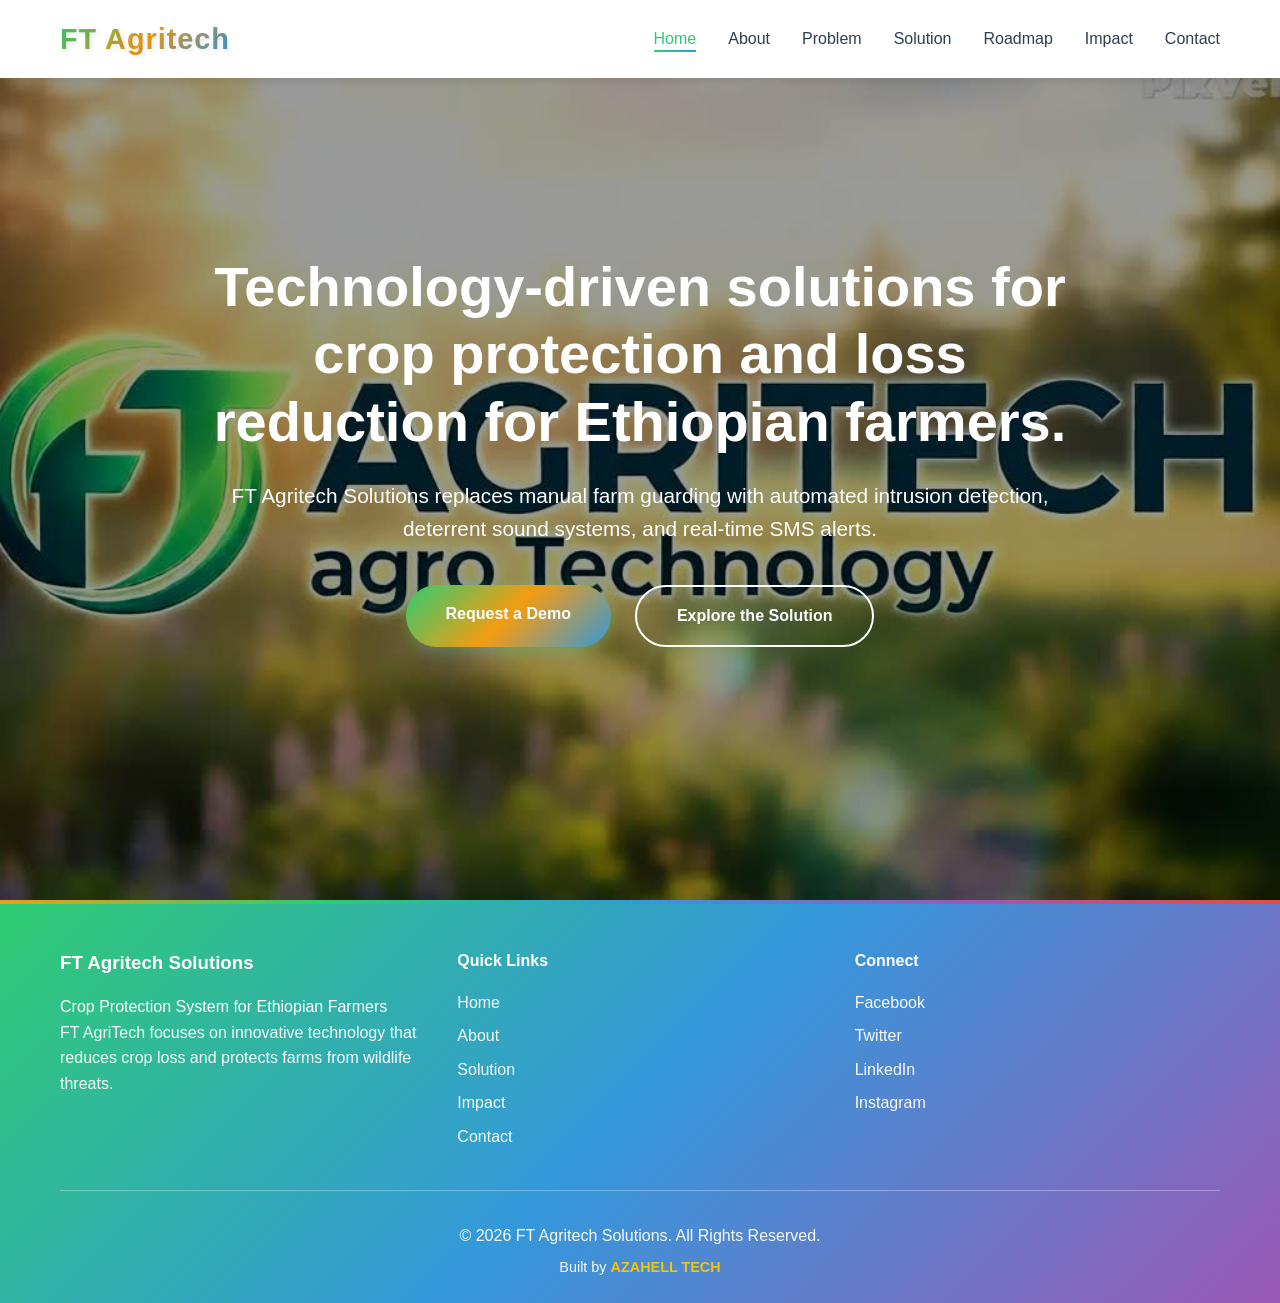
<file: index.html>
<!DOCTYPE html>
<html lang="en">
<head>
    <meta charset="UTF-8">
    <meta name="viewport" content="width=device-width, initial-scale=1.0">
    <meta name="description" content="FT Agritech Solutions - Smart IoT Crop Protection System for Ethiopian Farmers">
    <title>FT Agritech Solutions | Smart Crop Protection</title>
    <link rel="stylesheet" href="./style.css">
</head>
<body>
    <!-- Navigation -->
    <nav class="navbar" id="navbar">
        <div class="container">
            <div class="nav-wrapper">
                <div class="logo">
                    <a href="index.html" style="text-decoration: none;">
                        <span class="logo-text">FT Agritech</span>
                    </a>
                </div>
                <ul class="nav-menu" id="navMenu">
                    <li><a href="index.html" class="nav-link active">Home</a></li>
                    <li><a href="about.html" class="nav-link">About</a></li>
                    <li><a href="problem.html" class="nav-link">Problem</a></li>
                    <li><a href="solution.html" class="nav-link">Solution</a></li>
                    <li><a href="roadmap.html" class="nav-link">Roadmap</a></li>
                    <li><a href="impact.html" class="nav-link">Impact</a></li>
                    <li><a href="contact.html" class="nav-link">Contact</a></li>
                </ul>
                <div class="hamburger" id="hamburger">
                    <span></span>
                    <span></span>
                    <span></span>
                </div>
            </div>
        </div>
    </nav>

    <!-- Hero Section -->
    <section class="hero" id="home">
        <div class="hero-overlay"></div>
        <div class="container">
            <div class="hero-content">
                <h1 class="hero-title animate-fade-in">Technology-driven solutions for crop protection and loss reduction for Ethiopian farmers.</h1>
                <p class="hero-subtitle animate-fade-in-delay">FT Agritech Solutions replaces manual farm guarding with automated intrusion detection, deterrent sound systems, and real-time SMS alerts.</p>
                <div class="hero-buttons animate-fade-in-delay-2">
                    <a href="contact.html" class="btn btn-primary">Request a Demo</a>
                    <a href="solution.html" class="btn btn-secondary">Explore the Solution</a>
                </div>
            </div>
        </div>
    </section>

    <!-- Footer -->
    <footer class="footer">
        <div class="container">
            <div class="footer-content">
                <div class="footer-column">
                    <h3>FT Agritech Solutions</h3>
                    <p<h1>Crop Protection System for Ethiopian Farmers</h1>
<p>
FT AgriTech focuses on innovative technology that reduces crop loss and protects farms from wildlife threats.
</p>
</p>
                </div>
                <div class="footer-column">
                    <h4>Quick Links</h4>
                    <ul>
                        <li><a href="index.html">Home</a></li>
                        <li><a href="about.html">About</a></li>
                        <li><a href="solution.html">Solution</a></li>
                        <li><a href="impact.html">Impact</a></li>
                        <li><a href="contact.html">Contact</a></li>
                    </ul>
                </div>
                <div class="footer-column">
                    <h4>Connect</h4>
                    <div class="footer-social">
                        <a href="#">Facebook</a>
                        <a href="#">Twitter</a>
                        <a href="#">LinkedIn</a>
                        <a href="#">Instagram</a>
                    </div>
                </div>
            </div>
            <div class="footer-bottom">
                <p>&copy; 2026 FT Agritech Solutions. All Rights Reserved.</p>
                <p class="built-by">Built by <strong>AZAHELL TECH</strong></p>
            </div>
        </div>
    </footer>

    <script src="./script.js"></script>
</body>
</html>
</file>
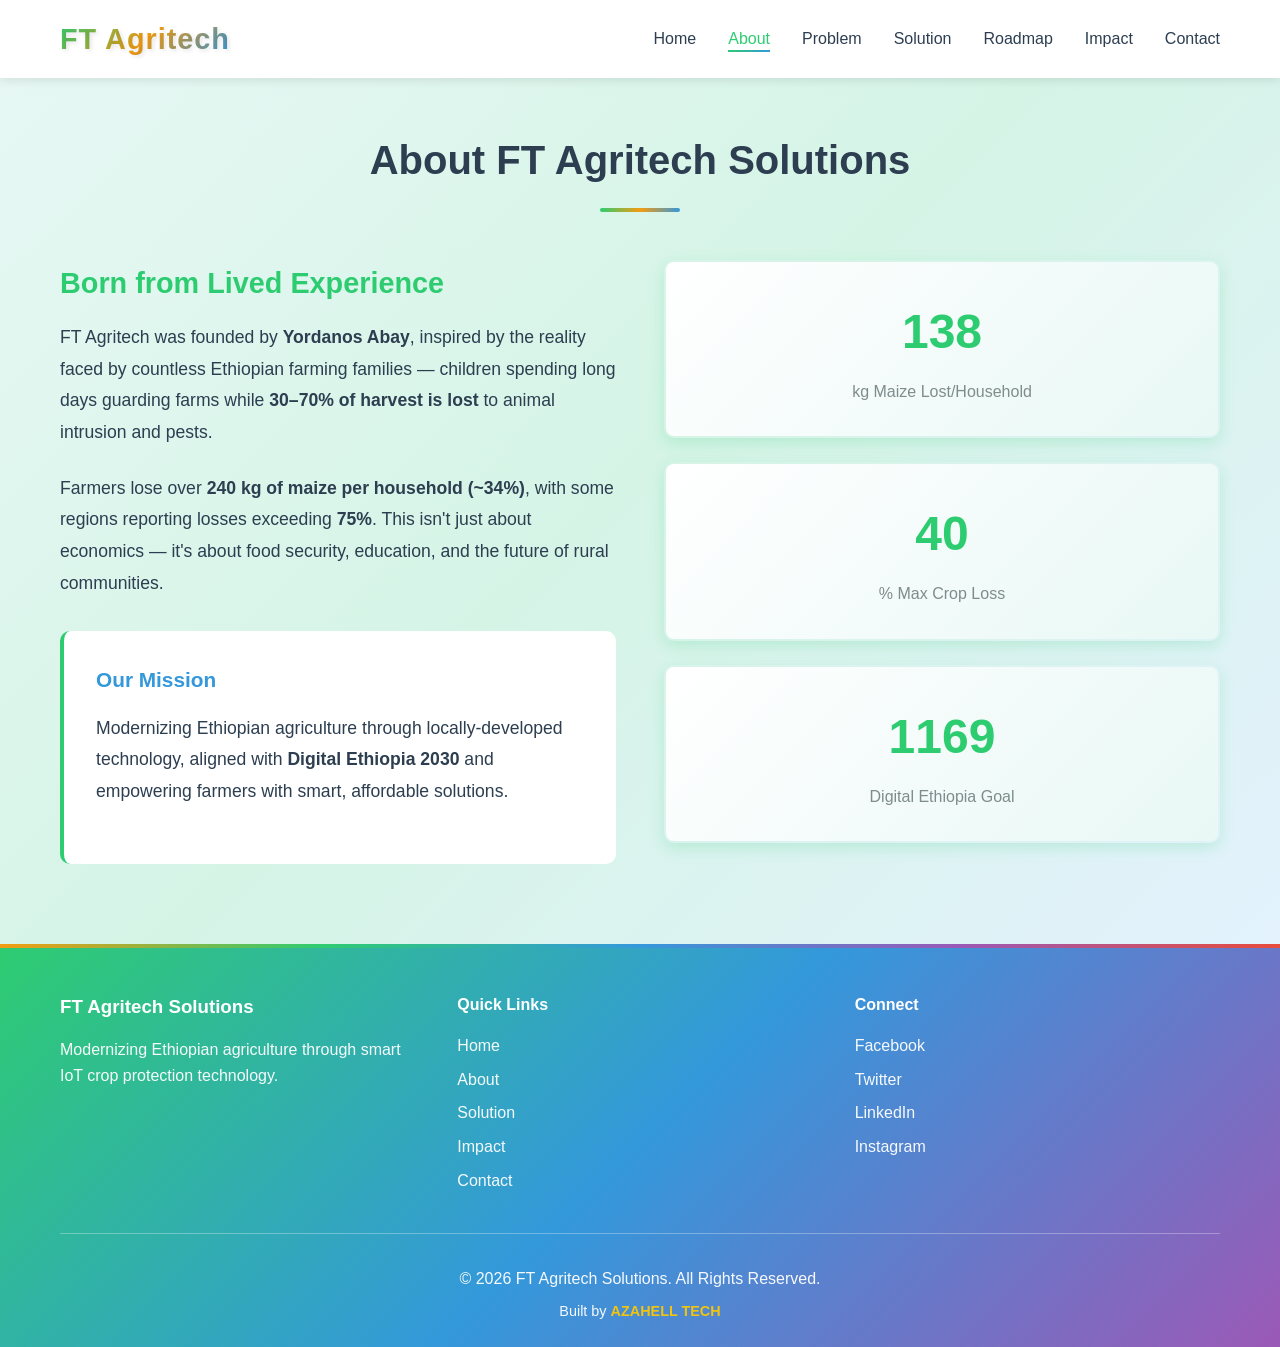
<file: about.html>
<!DOCTYPE html>
<html lang="en">
<head>
    <meta charset="UTF-8">
    <meta name="viewport" content="width=device-width, initial-scale=1.0">
    <meta name="description" content="About FT Agritech Solutions - Our Story and Mission">
    <title>About Us | FT Agritech Solutions</title>
    <link rel="stylesheet" href="style.css">
</head>
<body>
    <!-- Navigation -->
    <nav class="navbar" id="navbar">
        <div class="container">
            <div class="nav-wrapper">
                <div class="logo">
                    <a href="index.html" style="text-decoration: none;">
                        <span class="logo-text">FT Agritech</span>
                    </a>
                </div>
                <ul class="nav-menu" id="navMenu">
                    <li><a href="index.html" class="nav-link">Home</a></li>
                    <li><a href="about.html" class="nav-link active">About</a></li>
                    <li><a href="problem.html" class="nav-link">Problem</a></li>
                    <li><a href="solution.html" class="nav-link">Solution</a></li>
                    <li><a href="roadmap.html" class="nav-link">Roadmap</a></li>
                    <li><a href="impact.html" class="nav-link">Impact</a></li>
                    <li><a href="contact.html" class="nav-link">Contact</a></li>
                </ul>
                <div class="hamburger" id="hamburger">
                    <span></span>
                    <span></span>
                    <span></span>
                </div>
            </div>
        </div>
    </nav>

    <!-- About Section -->
    <section class="about page-section" id="about">
        <div class="container">
            <div class="section-header">
                <h2 class="section-title">About FT Agritech Solutions</h2>
                <div class="title-underline"></div>
            </div>
            <div class="about-content">
                <div class="about-text">
                    <h3>Born from Lived Experience</h3>
                    <p>FT Agritech was founded by <strong>Yordanos Abay</strong>, inspired by the reality faced by countless Ethiopian farming families — children spending long days guarding farms while <strong>30–70% of harvest is lost</strong> to animal intrusion and pests.</p>
                    <p>Farmers lose over <strong>240 kg of maize per household (~34%)</strong>, with some regions reporting losses exceeding <strong>75%</strong>. This isn't just about economics — it's about food security, education, and the future of rural communities.</p>
                    <div class="mission-box">
                        <h4>Our Mission</h4>
                        <p>Modernizing Ethiopian agriculture through locally-developed technology, aligned with <strong>Digital Ethiopia 2030</strong> and empowering farmers with smart, affordable solutions.</p>
                    </div>
                </div>
                <div class="about-stats">
                    <div class="stat-card">
                        <div class="stat-number" data-target="240">0</div>
                        <div class="stat-label">kg Maize Lost/Household</div>
                    </div>
                    <div class="stat-card">
                        <div class="stat-number" data-target="70">0</div>
                        <div class="stat-label">% Max Crop Loss</div>
                    </div>
                    <div class="stat-card">
                        <div class="stat-number" data-target="2030">0</div>
                        <div class="stat-label">Digital Ethiopia Goal</div>
                    </div>
                </div>
            </div>
        </div>
    </section>

    <!-- Footer -->
    <footer class="footer">
        <div class="container">
            <div class="footer-content">
                <div class="footer-column">
                    <h3>FT Agritech Solutions</h3>
                    <p>Modernizing Ethiopian agriculture through smart IoT crop protection technology.</p>
                </div>
                <div class="footer-column">
                    <h4>Quick Links</h4>
                    <ul>
                        <li><a href="index.html">Home</a></li>
                        <li><a href="about.html">About</a></li>
                        <li><a href="solution.html">Solution</a></li>
                        <li><a href="impact.html">Impact</a></li>
                        <li><a href="contact.html">Contact</a></li>
                    </ul>
                </div>
                <div class="footer-column">
                    <h4>Connect</h4>
                    <div class="footer-social">
                        <a href="#">Facebook</a>
                        <a href="#">Twitter</a>
                        <a href="#">LinkedIn</a>
                        <a href="#">Instagram</a>
                    </div>
                </div>
            </div>
            <div class="footer-bottom">
                <p>&copy; 2026 FT Agritech Solutions. All Rights Reserved.</p>
                <p class="built-by">Built by <strong>AZAHELL TECH</strong></p>
            </div>
        </div>
    </footer>

    <script src="script.js"></script>
</body>
</html>
</file>
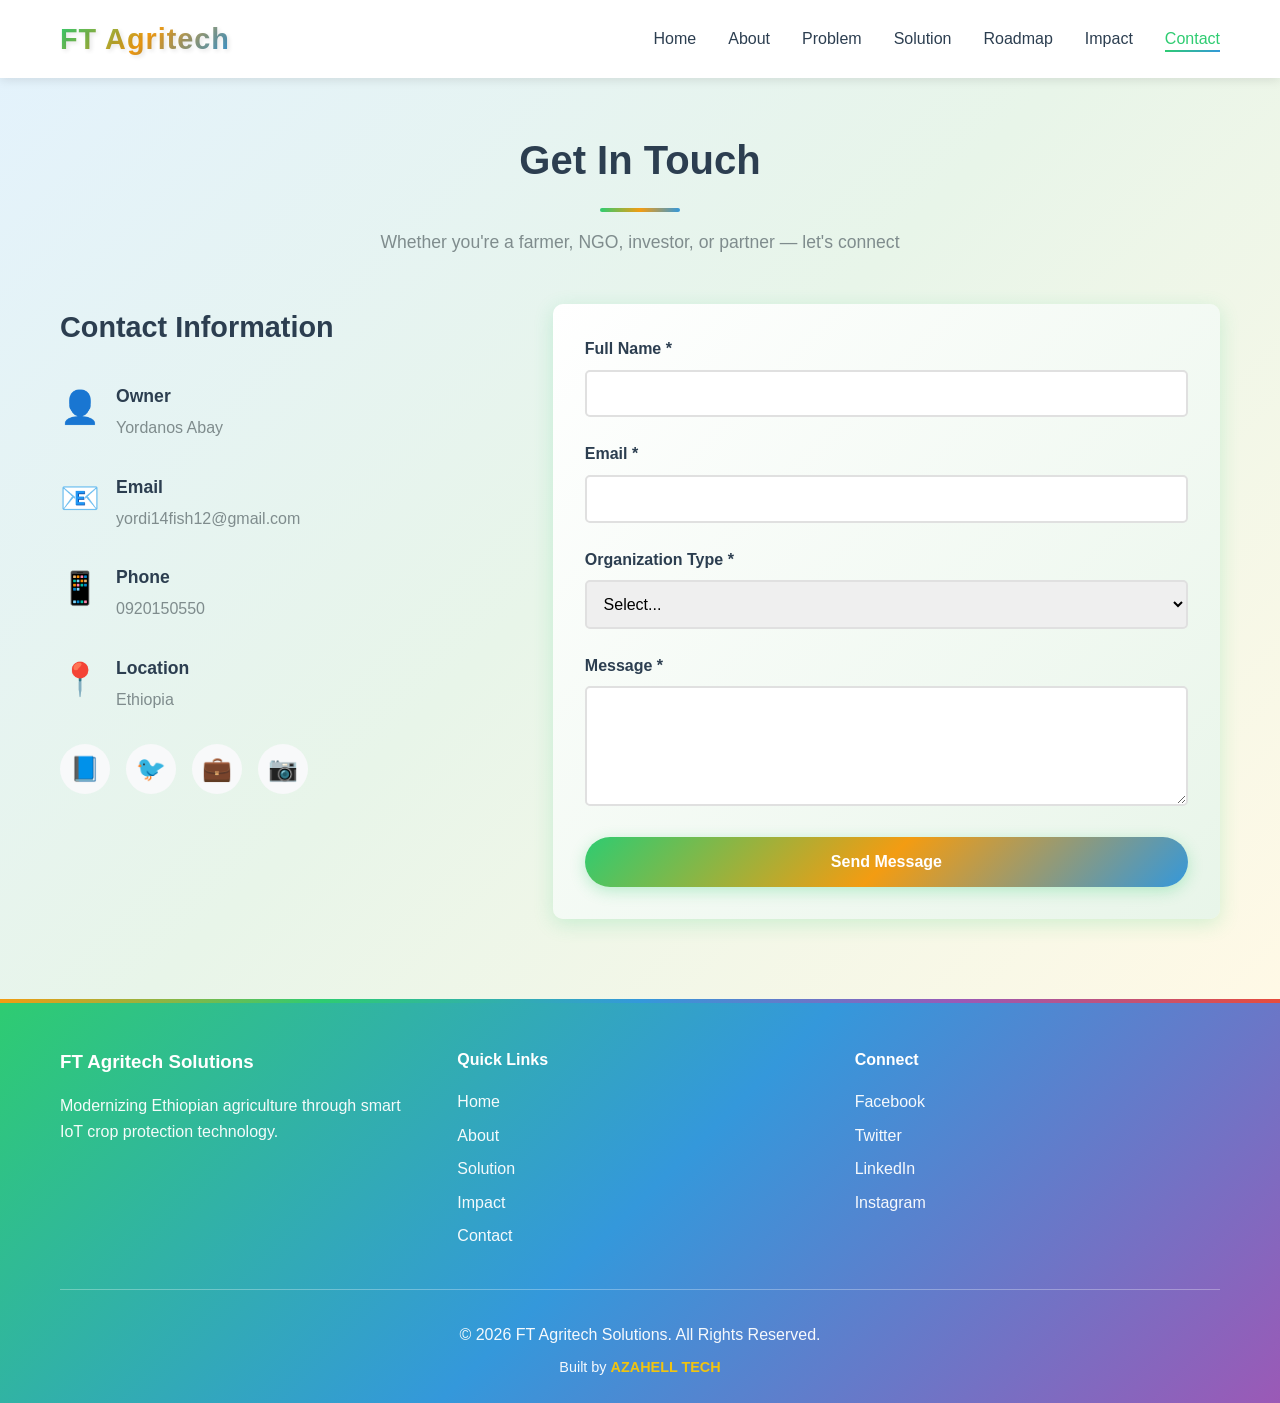
<file: contact.html>
<!DOCTYPE html>
<html lang="en">
<head>
    <meta charset="UTF-8">
    <meta name="viewport" content="width=device-width, initial-scale=1.0">
    <meta name="description" content="Contact FT Agritech Solutions">
    <title>Contact Us | FT Agritech Solutions</title>
    <link rel="stylesheet" href="style.css">
</head>
<body>
    <!-- Navigation -->
    <nav class="navbar" id="navbar">
        <div class="container">
            <div class="nav-wrapper">
                <div class="logo">
                    <a href="index.html" style="text-decoration: none;">
                        <span class="logo-text">FT Agritech</span>
                    </a>
                </div>
                <ul class="nav-menu" id="navMenu">
                    <li><a href="index.html" class="nav-link">Home</a></li>
                    <li><a href="about.html" class="nav-link">About</a></li>
                    <li><a href="problem.html" class="nav-link">Problem</a></li>
                    <li><a href="solution.html" class="nav-link">Solution</a></li>
                    <li><a href="roadmap.html" class="nav-link">Roadmap</a></li>
                    <li><a href="impact.html" class="nav-link">Impact</a></li>
                    <li><a href="contact.html" class="nav-link active">Contact</a></li>
                </ul>
                <div class="hamburger" id="hamburger">
                    <span></span>
                    <span></span>
                    <span></span>
                </div>
            </div>
        </div>
    </nav>

    <!-- Contact Section -->
    <section class="contact page-section" id="contact">
        <div class="container">
            <div class="section-header">
                <h2 class="section-title">Get In Touch</h2>
                <div class="title-underline"></div>
                <p class="section-subtitle">Whether you're a farmer, NGO, investor, or partner — let's connect</p>
            </div>
            <div class="contact-content">
                <div class="contact-info">
                    <h3>Contact Information</h3>
                    <div class="info-item">
                        <div class="info-icon">👤</div>
                        <div>
                            <h4>Owner</h4>
                            <p>Yordanos Abay</p>
                        </div>
                    </div>
                    <div class="info-item">
                        <div class="info-icon">📧</div>
                        <div>
                            <h4>Email</h4>
                            <p>yordi14fish12@gmail.com</p>
                        </div>
                    </div>
                    <div class="info-item">
                        <div class="info-icon">📱</div>
                        <div>
                            <h4>Phone</h4>
                            <p>0920150550</p>
                        </div>
                    </div>
                    <div class="info-item">
                        <div class="info-icon">📍</div>
                        <div>
                            <h4>Location</h4>
                            <p>Ethiopia</p>
                        </div>
                    </div>
                    <div class="social-links">
                        <a href="#" class="social-icon">📘</a>
                        <a href="#" class="social-icon">🐦</a>
                        <a href="#" class="social-icon">💼</a>
                        <a href="#" class="social-icon">📷</a>
                    </div>
                </div>
                <div class="contact-form-wrapper">
                    <form class="contact-form" id="contactForm">
                        <div class="form-group">
                            <label for="name">Full Name *</label>
                            <input type="text" id="name" name="name" required>
                        </div>
                        <div class="form-group">
                            <label for="email">Email *</label>
                            <input type="email" id="email" name="email" required>
                        </div>
                        <div class="form-group">
                            <label for="organization">Organization Type *</label>
                            <select id="organization" name="organization" required>
                                <option value="">Select...</option>
                                <option value="farmer">Farmer</option>
                                <option value="ngo">NGO</option>
                                <option value="investor">Investor</option>
                                <option value="partner">Partner</option>
                                <option value="other">Other</option>
                            </select>
                        </div>
                        <div class="form-group">
                            <label for="message">Message *</label>
                            <textarea id="message" name="message" rows="5" required></textarea>
                        </div>
                        <button type="submit" class="btn btn-primary">Send Message</button>
                    </form>
                </div>
            </div>
        </div>
    </section>

    <!-- Footer -->
    <footer class="footer">
        <div class="container">
            <div class="footer-content">
                <div class="footer-column">
                    <h3>FT Agritech Solutions</h3>
                    <p>Modernizing Ethiopian agriculture through smart IoT crop protection technology.</p>
                </div>
                <div class="footer-column">
                    <h4>Quick Links</h4>
                    <ul>
                        <li><a href="index.html">Home</a></li>
                        <li><a href="about.html">About</a></li>
                        <li><a href="solution.html">Solution</a></li>
                        <li><a href="impact.html">Impact</a></li>
                        <li><a href="contact.html">Contact</a></li>
                    </ul>
                </div>
                <div class="footer-column">
                    <h4>Connect</h4>
                    <div class="footer-social">
                        <a href="#">Facebook</a>
                        <a href="#">Twitter</a>
                        <a href="#">LinkedIn</a>
                        <a href="#">Instagram</a>
                    </div>
                </div>
            </div>
            <div class="footer-bottom">
                <p>&copy; 2026 FT Agritech Solutions. All Rights Reserved.</p>
                <p class="built-by">Built by <strong>AZAHELL TECH</strong></p>
            </div>
        </div>
    </footer>

    <!-- Success Modal -->
    <div class="modal" id="successModal">
        <div class="modal-content">
            <div class="modal-icon">✓</div>
            <h3>Message Sent Successfully!</h3>
            <p>Thank you for reaching out. We'll get back to you soon.</p>
            <button class="btn btn-primary" id="closeModal">Close</button>
        </div>
    </div>

    <script src="script.js"></script>
</body>
</html>
</file>
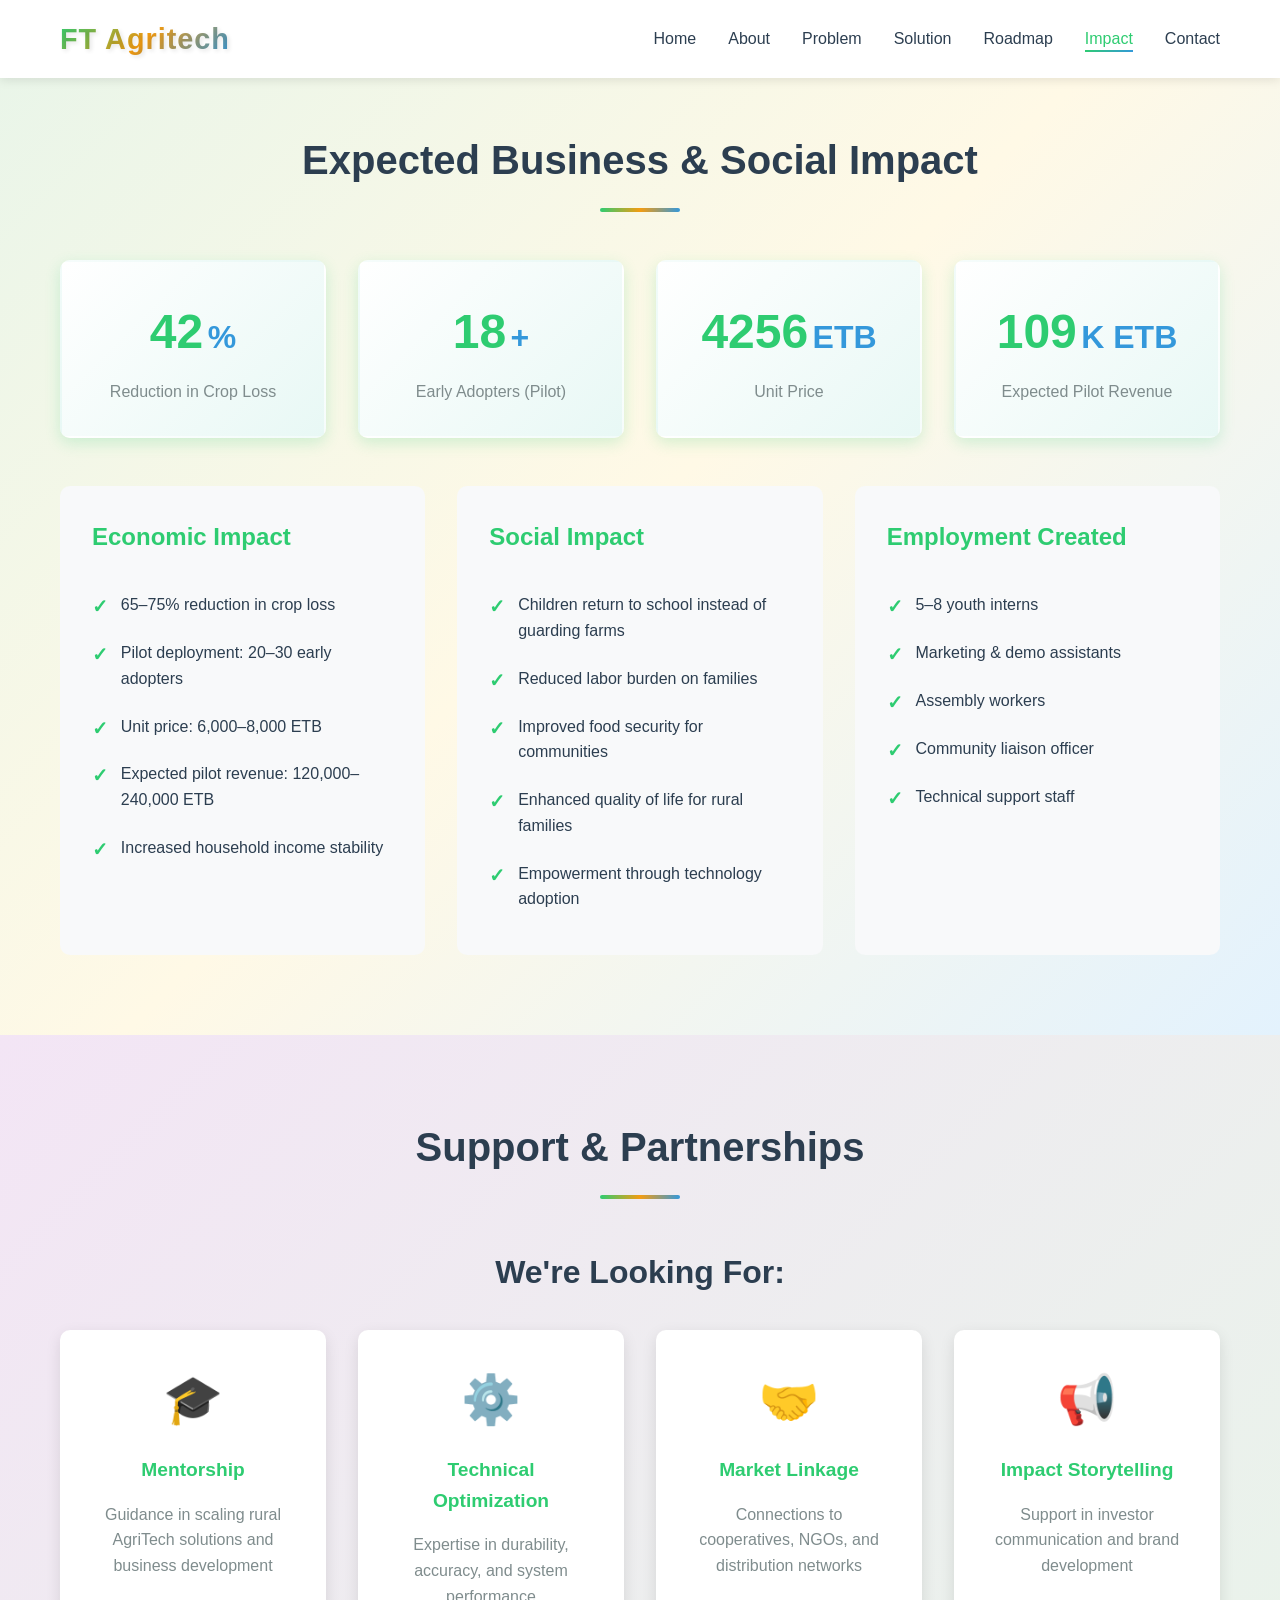
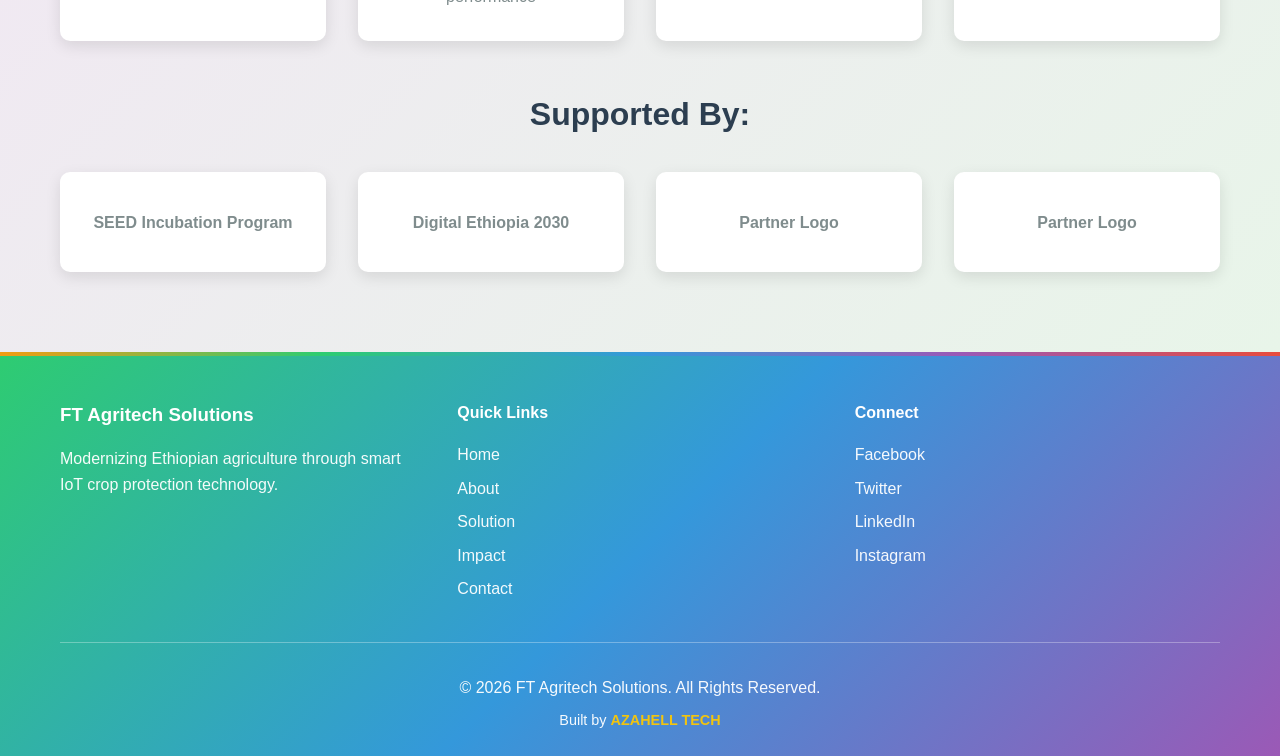
<file: impact.html>
<!DOCTYPE html>
<html lang="en">
<head>
    <meta charset="UTF-8">
    <meta name="viewport" content="width=device-width, initial-scale=1.0">
    <meta name="description" content="Business & Social Impact - FT Agritech Solutions">
    <title>Impact | FT Agritech Solutions</title>
    <link rel="stylesheet" href="style.css">
</head>
<body>
    <!-- Navigation -->
    <nav class="navbar" id="navbar">
        <div class="container">
            <div class="nav-wrapper">
                <div class="logo">
                    <a href="index.html" style="text-decoration: none;">
                        <span class="logo-text">FT Agritech</span>
                    </a>
                </div>
                <ul class="nav-menu" id="navMenu">
                    <li><a href="index.html" class="nav-link">Home</a></li>
                    <li><a href="about.html" class="nav-link">About</a></li>
                    <li><a href="problem.html" class="nav-link">Problem</a></li>
                    <li><a href="solution.html" class="nav-link">Solution</a></li>
                    <li><a href="roadmap.html" class="nav-link">Roadmap</a></li>
                    <li><a href="impact.html" class="nav-link active">Impact</a></li>
                    <li><a href="contact.html" class="nav-link">Contact</a></li>
                </ul>
                <div class="hamburger" id="hamburger">
                    <span></span>
                    <span></span>
                    <span></span>
                </div>
            </div>
        </div>
    </nav>

    <!-- Impact Section -->
    <section class="impact page-section" id="impact">
        <div class="container">
            <div class="section-header">
                <h2 class="section-title">Expected Business & Social Impact</h2>
                <div class="title-underline"></div>
            </div>
            <div class="impact-content">
                <div class="impact-metrics">
                    <div class="metric-card">
                        <div class="metric-number" data-target="70">0</div>
                        <div class="metric-suffix">%</div>
                        <div class="metric-label">Reduction in Crop Loss</div>
                    </div>
                    <div class="metric-card">
                        <div class="metric-number" data-target="30">0</div>
                        <div class="metric-suffix">+</div>
                        <div class="metric-label">Early Adopters (Pilot)</div>
                    </div>
                    <div class="metric-card">
                        <div class="metric-number" data-target="7000">0</div>
                        <div class="metric-suffix"> ETB</div>
                        <div class="metric-label">Unit Price</div>
                    </div>
                    <div class="metric-card">
                        <div class="metric-number" data-target="180">0</div>
                        <div class="metric-suffix">K ETB</div>
                        <div class="metric-label">Expected Pilot Revenue</div>
                    </div>
                </div>
                <div class="impact-details">
                    <div class="impact-column">
                        <h3>Economic Impact</h3>
                        <ul>
                            <li>65–75% reduction in crop loss</li>
                            <li>Pilot deployment: 20–30 early adopters</li>
                            <li>Unit price: 6,000–8,000 ETB</li>
                            <li>Expected pilot revenue: 120,000–240,000 ETB</li>
                            <li>Increased household income stability</li>
                        </ul>
                    </div>
                    <div class="impact-column">
                        <h3>Social Impact</h3>
                        <ul>
                            <li>Children return to school instead of guarding farms</li>
                            <li>Reduced labor burden on families</li>
                            <li>Improved food security for communities</li>
                            <li>Enhanced quality of life for rural families</li>
                            <li>Empowerment through technology adoption</li>
                        </ul>
                    </div>
                    <div class="impact-column">
                        <h3>Employment Created</h3>
                        <ul>
                            <li>5–8 youth interns</li>
                            <li>Marketing & demo assistants</li>
                            <li>Assembly workers</li>
                            <li>Community liaison officer</li>
                            <li>Technical support staff</li>
                        </ul>
                    </div>
                </div>
            </div>
        </div>
    </section>

    <!-- Support & Partnerships Section -->
    <section class="partnerships" id="partnerships">
        <div class="container">
            <div class="section-header">
                <h2 class="section-title">Support & Partnerships</h2>
                <div class="title-underline"></div>
            </div>
            <div class="partnerships-content">
                <div class="support-needed">
                    <h3>We're Looking For:</h3>
                    <div class="support-grid">
                        <div class="support-card">
                            <div class="support-icon">🎓</div>
                            <h4>Mentorship</h4>
                            <p>Guidance in scaling rural AgriTech solutions and business development</p>
                        </div>
                        <div class="support-card">
                            <div class="support-icon">⚙️</div>
                            <h4>Technical Optimization</h4>
                            <p>Expertise in durability, accuracy, and system performance</p>
                        </div>
                        <div class="support-card">
                            <div class="support-icon">🤝</div>
                            <h4>Market Linkage</h4>
                            <p>Connections to cooperatives, NGOs, and distribution networks</p>
                        </div>
                        <div class="support-card">
                            <div class="support-icon">📢</div>
                            <h4>Impact Storytelling</h4>
                            <p>Support in investor communication and brand development</p>
                        </div>
                    </div>
                </div>
                <div class="partner-logos">
                    <h3>Supported By:</h3>
                    <div class="logo-grid">
                        <div class="partner-logo">SEED Incubation Program</div>
                        <div class="partner-logo">Digital Ethiopia 2030</div>
                        <div class="partner-logo">Partner Logo</div>
                        <div class="partner-logo">Partner Logo</div>
                    </div>
                </div>
            </div>
        </div>
    </section>

    <!-- Footer -->
    <footer class="footer">
        <div class="container">
            <div class="footer-content">
                <div class="footer-column">
                    <h3>FT Agritech Solutions</h3>
                    <p>Modernizing Ethiopian agriculture through smart IoT crop protection technology.</p>
                </div>
                <div class="footer-column">
                    <h4>Quick Links</h4>
                    <ul>
                        <li><a href="index.html">Home</a></li>
                        <li><a href="about.html">About</a></li>
                        <li><a href="solution.html">Solution</a></li>
                        <li><a href="impact.html">Impact</a></li>
                        <li><a href="contact.html">Contact</a></li>
                    </ul>
                </div>
                <div class="footer-column">
                    <h4>Connect</h4>
                    <div class="footer-social">
                        <a href="#">Facebook</a>
                        <a href="#">Twitter</a>
                        <a href="#">LinkedIn</a>
                        <a href="#">Instagram</a>
                    </div>
                </div>
            </div>
            <div class="footer-bottom">
                <p>&copy; 2026 FT Agritech Solutions. All Rights Reserved.</p>
                <p class="built-by">Built by <strong>AZAHELL TECH</strong></p>
            </div>
        </div>
    </footer>

    <script src="script.js"></script>
</body>
</html>
</file>
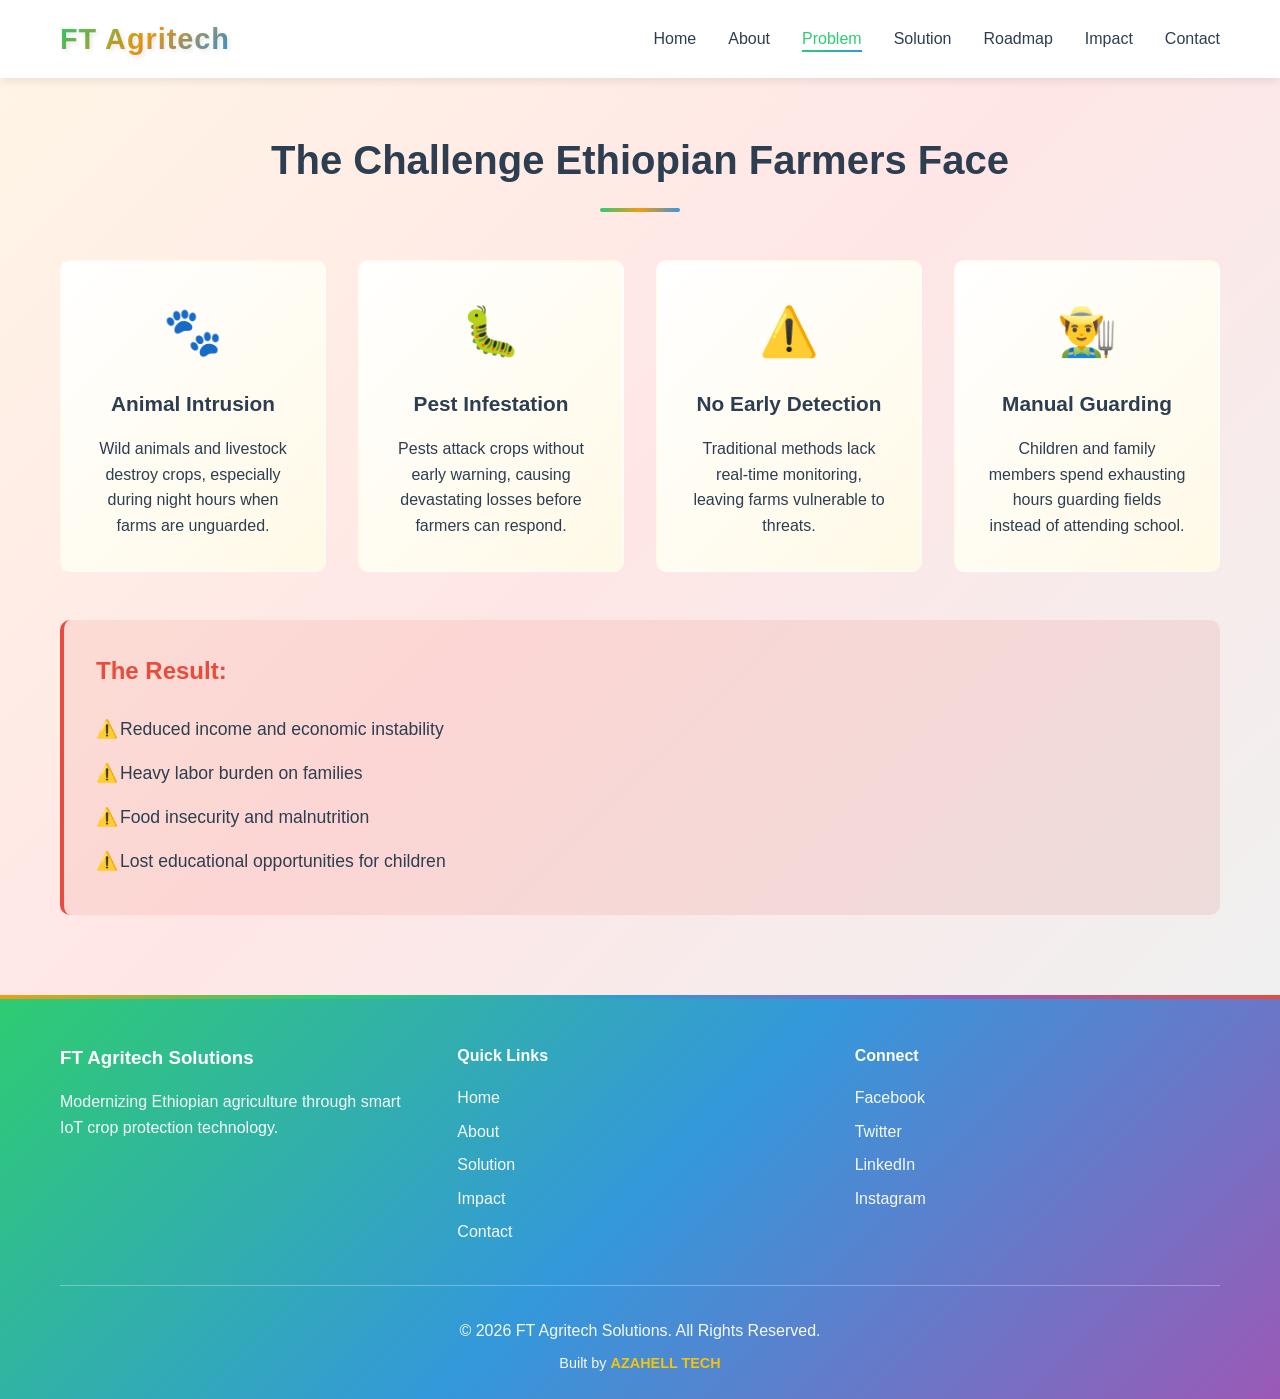
<file: problem.html>
<!DOCTYPE html>
<html lang="en">
<head>
    <meta charset="UTF-8">
    <meta name="viewport" content="width=device-width, initial-scale=1.0">
    <meta name="description" content="Challenges Ethiopian Farmers Face - FT Agritech Solutions">
    <title>The Problem | FT Agritech Solutions</title>
    <link rel="stylesheet" href="style.css">
</head>
<body>
    <!-- Navigation -->
    <nav class="navbar" id="navbar">
        <div class="container">
            <div class="nav-wrapper">
                <div class="logo">
                    <a href="index.html" style="text-decoration: none;">
                        <span class="logo-text">FT Agritech</span>
                    </a>
                </div>
                <ul class="nav-menu" id="navMenu">
                    <li><a href="index.html" class="nav-link">Home</a></li>
                    <li><a href="about.html" class="nav-link">About</a></li>
                    <li><a href="problem.html" class="nav-link active">Problem</a></li>
                    <li><a href="solution.html" class="nav-link">Solution</a></li>
                    <li><a href="roadmap.html" class="nav-link">Roadmap</a></li>
                    <li><a href="impact.html" class="nav-link">Impact</a></li>
                    <li><a href="contact.html" class="nav-link">Contact</a></li>
                </ul>
                <div class="hamburger" id="hamburger">
                    <span></span>
                    <span></span>
                    <span></span>
                </div>
            </div>
        </div>
    </nav>

    <!-- Problem Section -->
    <section class="problem page-section" id="problem">
        <div class="container">
            <div class="section-header">
                <h2 class="section-title">The Challenge Ethiopian Farmers Face</h2>
                <div class="title-underline"></div>
            </div>
            <div class="problem-grid">
                <div class="problem-card">
                    <div class="problem-icon">🐾</div>
                    <h3>Animal Intrusion</h3>
                    <p>Wild animals and livestock destroy crops, especially during night hours when farms are unguarded.</p>
                </div>
                <div class="problem-card">
                    <div class="problem-icon">🐛</div>
                    <h3>Pest Infestation</h3>
                    <p>Pests attack crops without early warning, causing devastating losses before farmers can respond.</p>
                </div>
                <div class="problem-card">
                    <div class="problem-icon">⚠️</div>
                    <h3>No Early Detection</h3>
                    <p>Traditional methods lack real-time monitoring, leaving farms vulnerable to threats.</p>
                </div>
                <div class="problem-card">
                    <div class="problem-icon">👨‍🌾</div>
                    <h3>Manual Guarding</h3>
                    <p>Children and family members spend exhausting hours guarding fields instead of attending school.</p>
                </div>
            </div>
            <div class="problem-impact">
                <h3>The Result:</h3>
                <ul>
                    <li>Reduced income and economic instability</li>
                    <li>Heavy labor burden on families</li>
                    <li>Food insecurity and malnutrition</li>
                    <li>Lost educational opportunities for children</li>
                </ul>
            </div>
        </div>
    </section>

    <!-- Footer -->
    <footer class="footer">
        <div class="container">
            <div class="footer-content">
                <div class="footer-column">
                    <h3>FT Agritech Solutions</h3>
                    <p>Modernizing Ethiopian agriculture through smart IoT crop protection technology.</p>
                </div>
                <div class="footer-column">
                    <h4>Quick Links</h4>
                    <ul>
                        <li><a href="index.html">Home</a></li>
                        <li><a href="about.html">About</a></li>
                        <li><a href="solution.html">Solution</a></li>
                        <li><a href="impact.html">Impact</a></li>
                        <li><a href="contact.html">Contact</a></li>
                    </ul>
                </div>
                <div class="footer-column">
                    <h4>Connect</h4>
                    <div class="footer-social">
                        <a href="#">Facebook</a>
                        <a href="#">Twitter</a>
                        <a href="#">LinkedIn</a>
                        <a href="#">Instagram</a>
                    </div>
                </div>
            </div>
            <div class="footer-bottom">
                <p>&copy; 2026 FT Agritech Solutions. All Rights Reserved.</p>
                <p class="built-by">Built by <strong>AZAHELL TECH</strong></p>
            </div>
        </div>
    </footer>

    <script src="script.js"></script>
</body>
</html>
</file>
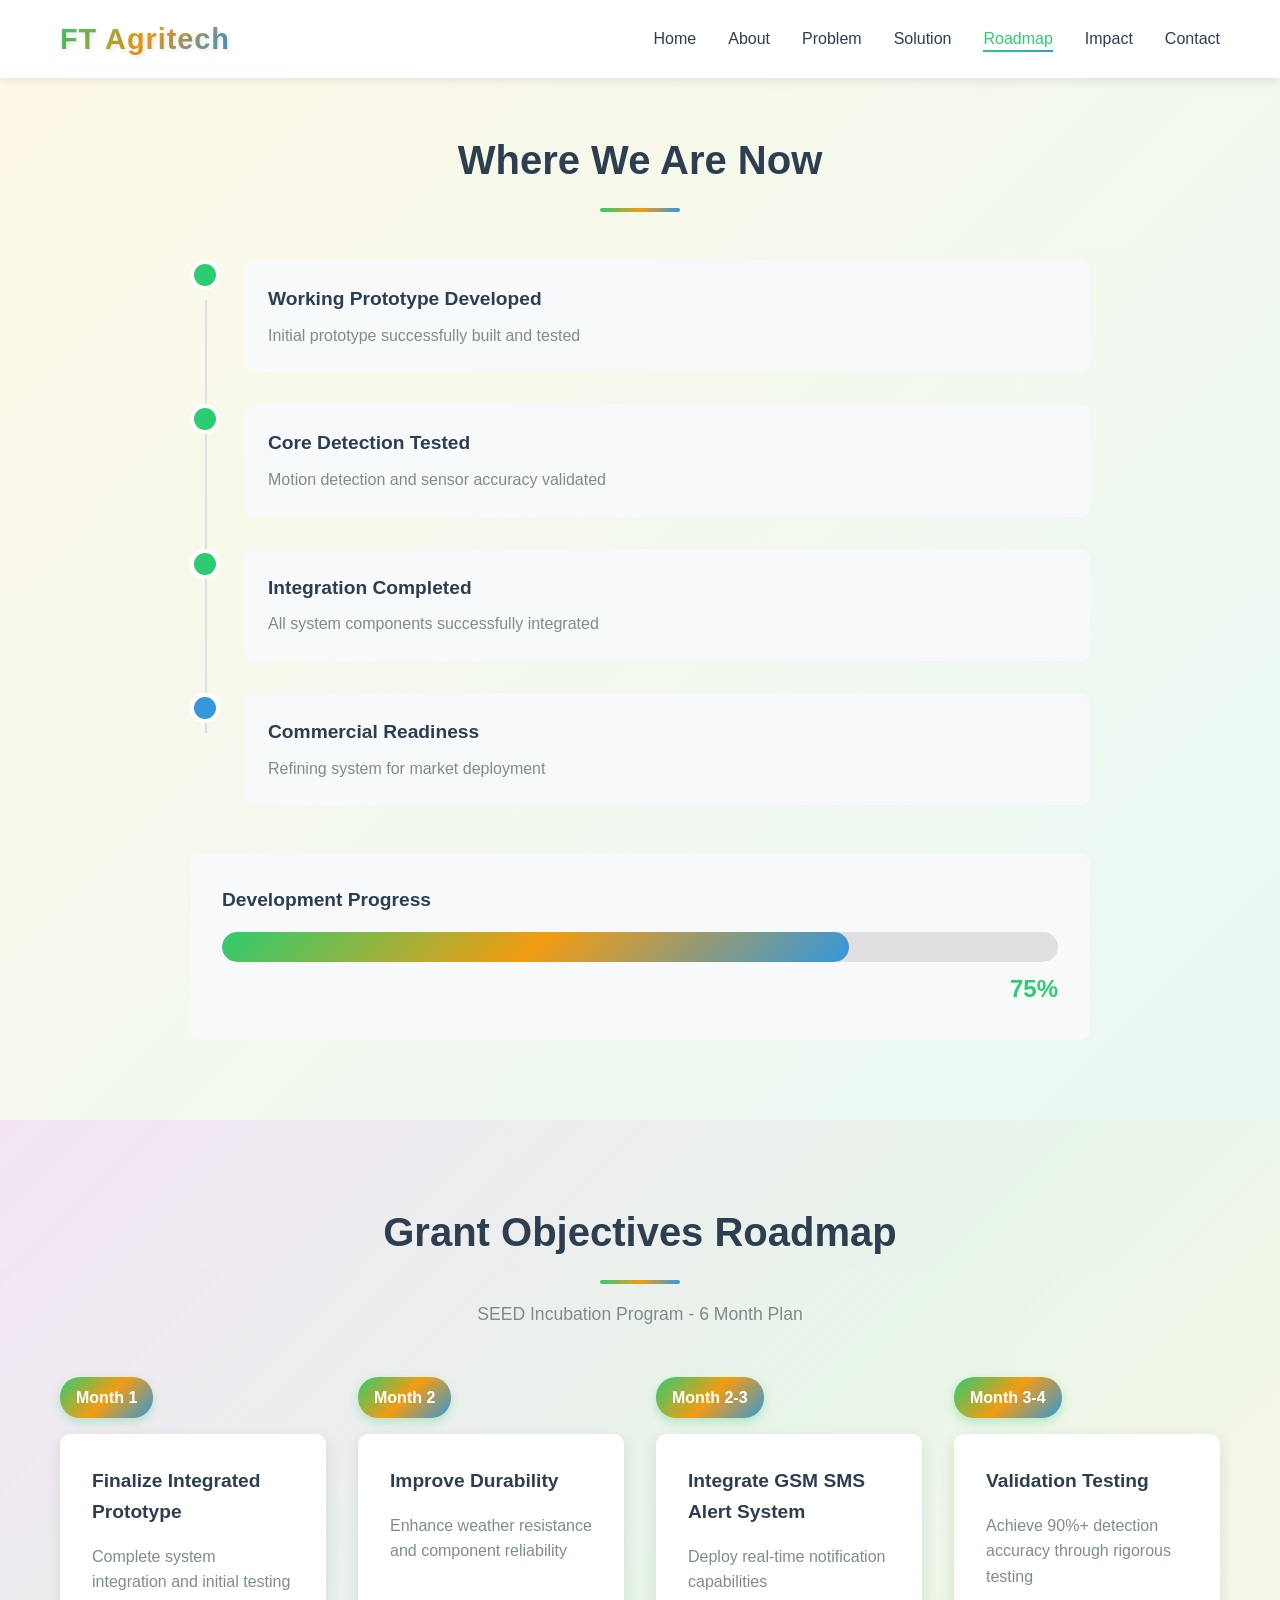
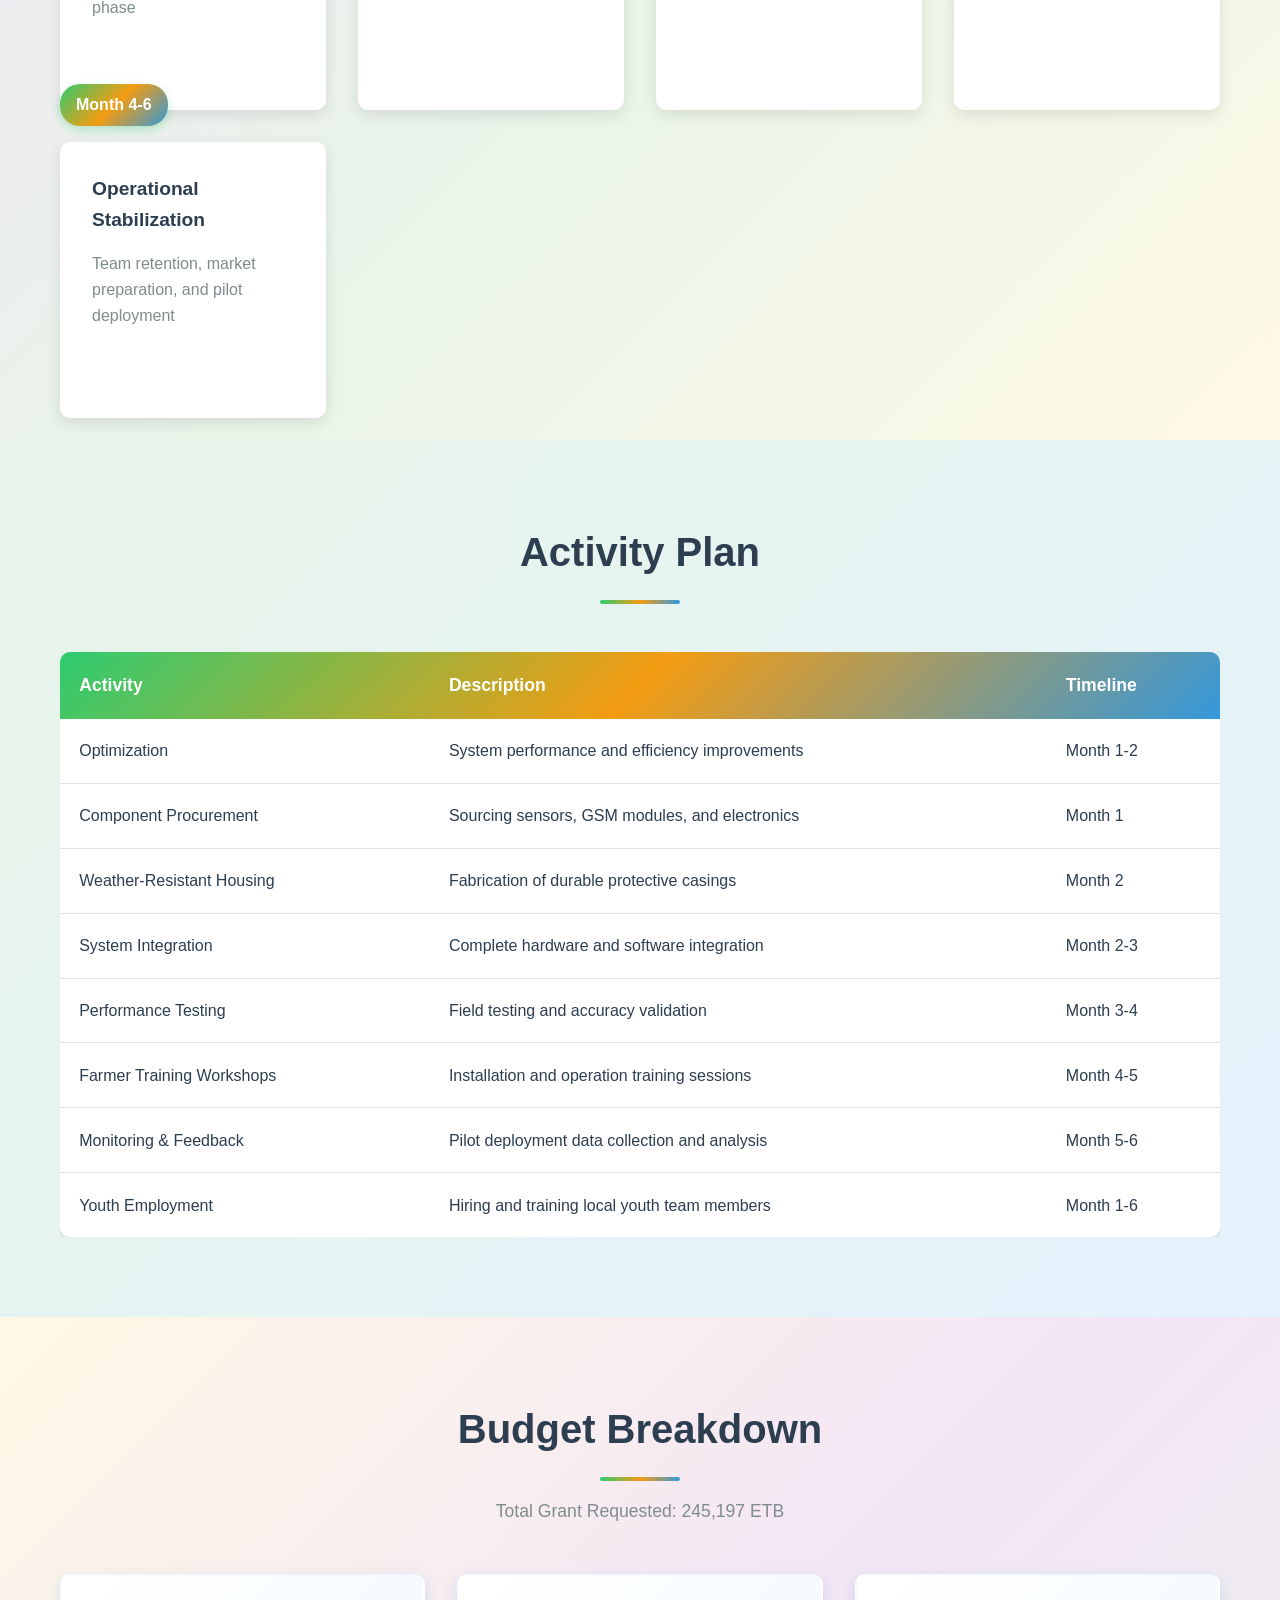
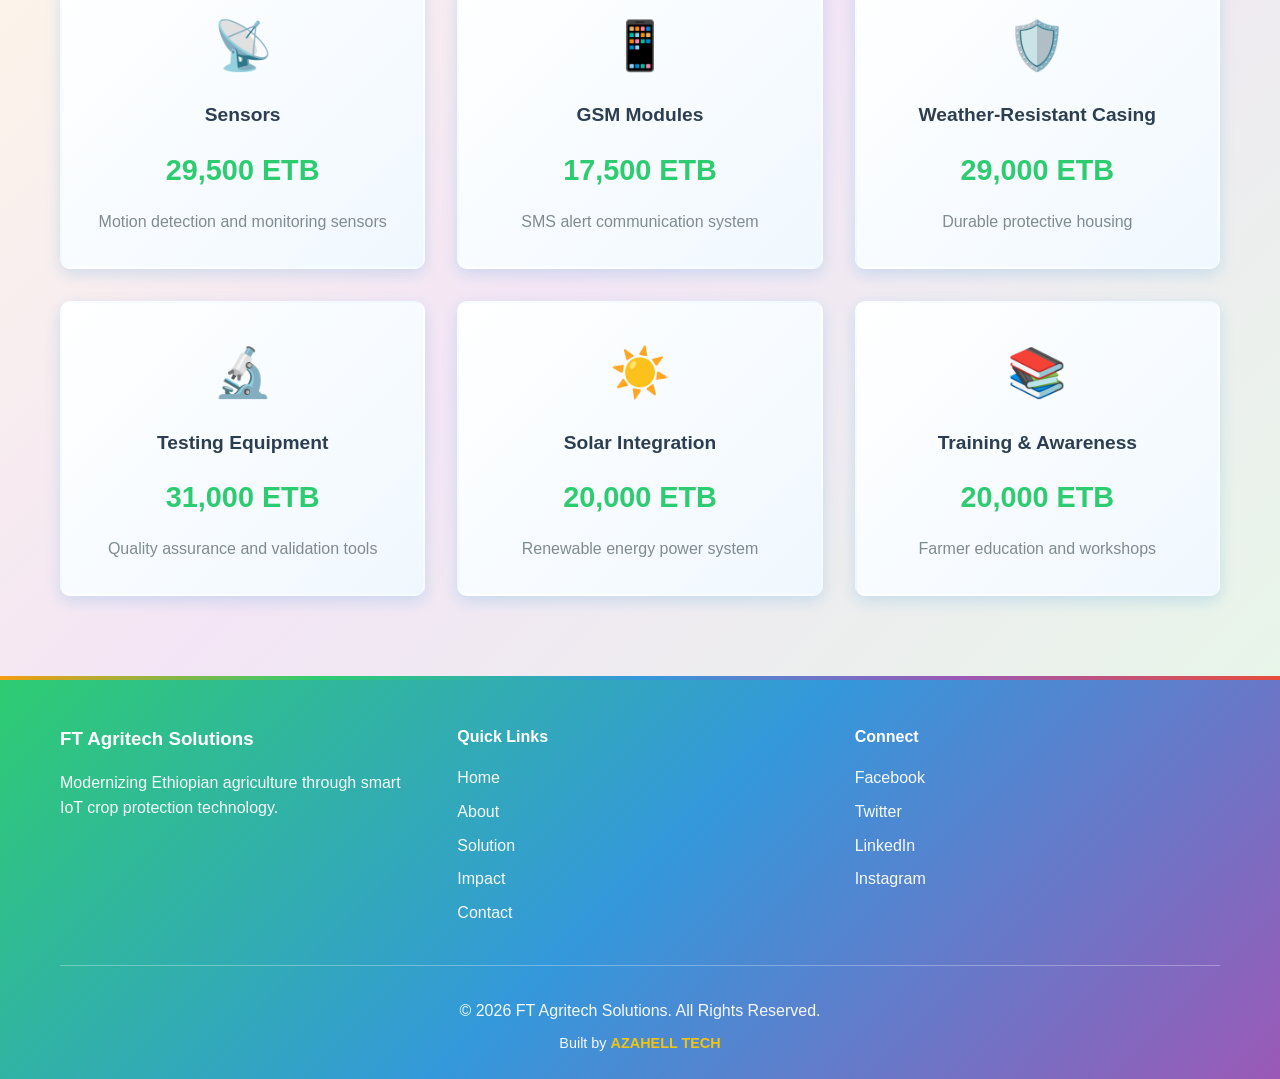
<file: roadmap.html>
<!DOCTYPE html>
<html lang="en">
<head>
    <meta charset="UTF-8">
    <meta name="viewport" content="width=device-width, initial-scale=1.0">
    <meta name="description" content="Development Roadmap - FT Agritech Solutions">
    <title>Roadmap | FT Agritech Solutions</title>
    <link rel="stylesheet" href="style.css">
</head>
<body>
    <!-- Navigation -->
    <nav class="navbar" id="navbar">
        <div class="container">
            <div class="nav-wrapper">
                <div class="logo">
                    <a href="index.html" style="text-decoration: none;">
                        <span class="logo-text">FT Agritech</span>
                    </a>
                </div>
                <ul class="nav-menu" id="navMenu">
                    <li><a href="index.html" class="nav-link">Home</a></li>
                    <li><a href="about.html" class="nav-link">About</a></li>
                    <li><a href="problem.html" class="nav-link">Problem</a></li>
                    <li><a href="solution.html" class="nav-link">Solution</a></li>
                    <li><a href="roadmap.html" class="nav-link active">Roadmap</a></li>
                    <li><a href="impact.html" class="nav-link">Impact</a></li>
                    <li><a href="contact.html" class="nav-link">Contact</a></li>
                </ul>
                <div class="hamburger" id="hamburger">
                    <span></span>
                    <span></span>
                    <span></span>
                </div>
            </div>
        </div>
    </nav>

    <!-- Current Stage Section -->
    <section class="stage page-section" id="stage">
        <div class="container">
            <div class="section-header">
                <h2 class="section-title">Where We Are Now</h2>
                <div class="title-underline"></div>
            </div>
            <div class="stage-content">
                <div class="progress-timeline">
                    <div class="timeline-item completed">
                        <div class="timeline-marker"></div>
                        <div class="timeline-content">
                            <h3>Working Prototype Developed</h3>
                            <p>Initial prototype successfully built and tested</p>
                        </div>
                    </div>
                    <div class="timeline-item completed">
                        <div class="timeline-marker"></div>
                        <div class="timeline-content">
                            <h3>Core Detection Tested</h3>
                            <p>Motion detection and sensor accuracy validated</p>
                        </div>
                    </div>
                    <div class="timeline-item completed">
                        <div class="timeline-marker"></div>
                        <div class="timeline-content">
                            <h3>Integration Completed</h3>
                            <p>All system components successfully integrated</p>
                        </div>
                    </div>
                    <div class="timeline-item active">
                        <div class="timeline-marker"></div>
                        <div class="timeline-content">
                            <h3>Commercial Readiness</h3>
                            <p>Refining system for market deployment</p>
                        </div>
                    </div>
                </div>
                <div class="progress-bar-container">
                    <div class="progress-label">Development Progress</div>
                    <div class="progress-bar">
                        <div class="progress-fill" data-progress="75"></div>
                    </div>
                    <div class="progress-percentage">75%</div>
                </div>
            </div>
        </div>
    </section>

    <!-- Roadmap Section -->
    <section class="roadmap" id="roadmap">
        <div class="container">
            <div class="section-header">
                <h2 class="section-title">Grant Objectives Roadmap</h2>
                <div class="title-underline"></div>
                <p class="section-subtitle">SEED Incubation Program - 6 Month Plan</p>
            </div>
            <div class="roadmap-timeline">
                <div class="roadmap-item">
                    <div class="roadmap-month">Month 1</div>
                    <div class="roadmap-card">
                        <h3>Finalize Integrated Prototype</h3>
                        <p>Complete system integration and initial testing phase</p>
                    </div>
                </div>
                <div class="roadmap-item">
                    <div class="roadmap-month">Month 2</div>
                    <div class="roadmap-card">
                        <h3>Improve Durability</h3>
                        <p>Enhance weather resistance and component reliability</p>
                    </div>
                </div>
                <div class="roadmap-item">
                    <div class="roadmap-month">Month 2-3</div>
                    <div class="roadmap-card">
                        <h3>Integrate GSM SMS Alert System</h3>
                        <p>Deploy real-time notification capabilities</p>
                    </div>
                </div>
                <div class="roadmap-item">
                    <div class="roadmap-month">Month 3-4</div>
                    <div class="roadmap-card">
                        <h3>Validation Testing</h3>
                        <p>Achieve 90%+ detection accuracy through rigorous testing</p>
                    </div>
                </div>
                <div class="roadmap-item">
                    <div class="roadmap-month">Month 4-6</div>
                    <div class="roadmap-card">
                        <h3>Operational Stabilization</h3>
                        <p>Team retention, market preparation, and pilot deployment</p>
                    </div>
                </div>
            </div>
        </div>
    </section>

    <!-- Activity Plan Section -->
    <section class="activity-plan" id="activity">
        <div class="container">
            <div class="section-header">
                <h2 class="section-title">Activity Plan</h2>
                <div class="title-underline"></div>
            </div>
            <div class="table-responsive">
                <table class="activity-table">
                    <thead>
                        <tr>
                            <th>Activity</th>
                            <th>Description</th>
                            <th>Timeline</th>
                        </tr>
                    </thead>
                    <tbody>
                        <tr>
                            <td>Optimization</td>
                            <td>System performance and efficiency improvements</td>
                            <td>Month 1-2</td>
                        </tr>
                        <tr>
                            <td>Component Procurement</td>
                            <td>Sourcing sensors, GSM modules, and electronics</td>
                            <td>Month 1</td>
                        </tr>
                        <tr>
                            <td>Weather-Resistant Housing</td>
                            <td>Fabrication of durable protective casings</td>
                            <td>Month 2</td>
                        </tr>
                        <tr>
                            <td>System Integration</td>
                            <td>Complete hardware and software integration</td>
                            <td>Month 2-3</td>
                        </tr>
                        <tr>
                            <td>Performance Testing</td>
                            <td>Field testing and accuracy validation</td>
                            <td>Month 3-4</td>
                        </tr>
                        <tr>
                            <td>Farmer Training Workshops</td>
                            <td>Installation and operation training sessions</td>
                            <td>Month 4-5</td>
                        </tr>
                        <tr>
                            <td>Monitoring & Feedback</td>
                            <td>Pilot deployment data collection and analysis</td>
                            <td>Month 5-6</td>
                        </tr>
                        <tr>
                            <td>Youth Employment</td>
                            <td>Hiring and training local youth team members</td>
                            <td>Month 1-6</td>
                        </tr>
                    </tbody>
                </table>
            </div>
        </div>
    </section>

    <!-- Budget Section -->
    <section class="budget" id="budget">
        <div class="container">
            <div class="section-header">
                <h2 class="section-title">Budget Breakdown</h2>
                <div class="title-underline"></div>
                <p class="section-subtitle">Total Grant Requested: 245,197 ETB</p>
            </div>
            <div class="budget-grid">
                <div class="budget-card">
                    <div class="budget-icon">📡</div>
                    <h3>Sensors</h3>
                    <div class="budget-amount">29,500 ETB</div>
                    <p>Motion detection and monitoring sensors</p>
                </div>
                <div class="budget-card">
                    <div class="budget-icon">📱</div>
                    <h3>GSM Modules</h3>
                    <div class="budget-amount">17,500 ETB</div>
                    <p>SMS alert communication system</p>
                </div>
                <div class="budget-card">
                    <div class="budget-icon">🛡️</div>
                    <h3>Weather-Resistant Casing</h3>
                    <div class="budget-amount">29,000 ETB</div>
                    <p>Durable protective housing</p>
                </div>
                <div class="budget-card">
                    <div class="budget-icon">🔬</div>
                    <h3>Testing Equipment</h3>
                    <div class="budget-amount">31,000 ETB</div>
                    <p>Quality assurance and validation tools</p>
                </div>
                <div class="budget-card">
                    <div class="budget-icon">☀️</div>
                    <h3>Solar Integration</h3>
                    <div class="budget-amount">20,000 ETB</div>
                    <p>Renewable energy power system</p>
                </div>
                <div class="budget-card">
                    <div class="budget-icon">📚</div>
                    <h3>Training & Awareness</h3>
                    <div class="budget-amount">20,000 ETB</div>
                    <p>Farmer education and workshops</p>
                </div>
            </div>
        </div>
    </section>

    <!-- Footer -->
    <footer class="footer">
        <div class="container">
            <div class="footer-content">
                <div class="footer-column">
                    <h3>FT Agritech Solutions</h3>
                    <p>Modernizing Ethiopian agriculture through smart IoT crop protection technology.</p>
                </div>
                <div class="footer-column">
                    <h4>Quick Links</h4>
                    <ul>
                        <li><a href="index.html">Home</a></li>
                        <li><a href="about.html">About</a></li>
                        <li><a href="solution.html">Solution</a></li>
                        <li><a href="impact.html">Impact</a></li>
                        <li><a href="contact.html">Contact</a></li>
                    </ul>
                </div>
                <div class="footer-column">
                    <h4>Connect</h4>
                    <div class="footer-social">
                        <a href="#">Facebook</a>
                        <a href="#">Twitter</a>
                        <a href="#">LinkedIn</a>
                        <a href="#">Instagram</a>
                    </div>
                </div>
            </div>
            <div class="footer-bottom">
                <p>&copy; 2026 FT Agritech Solutions. All Rights Reserved.</p>
                <p class="built-by">Built by <strong>AZAHELL TECH</strong></p>
            </div>
        </div>
    </footer>

    <script src="script.js"></script>
</body>
</html>
</file>
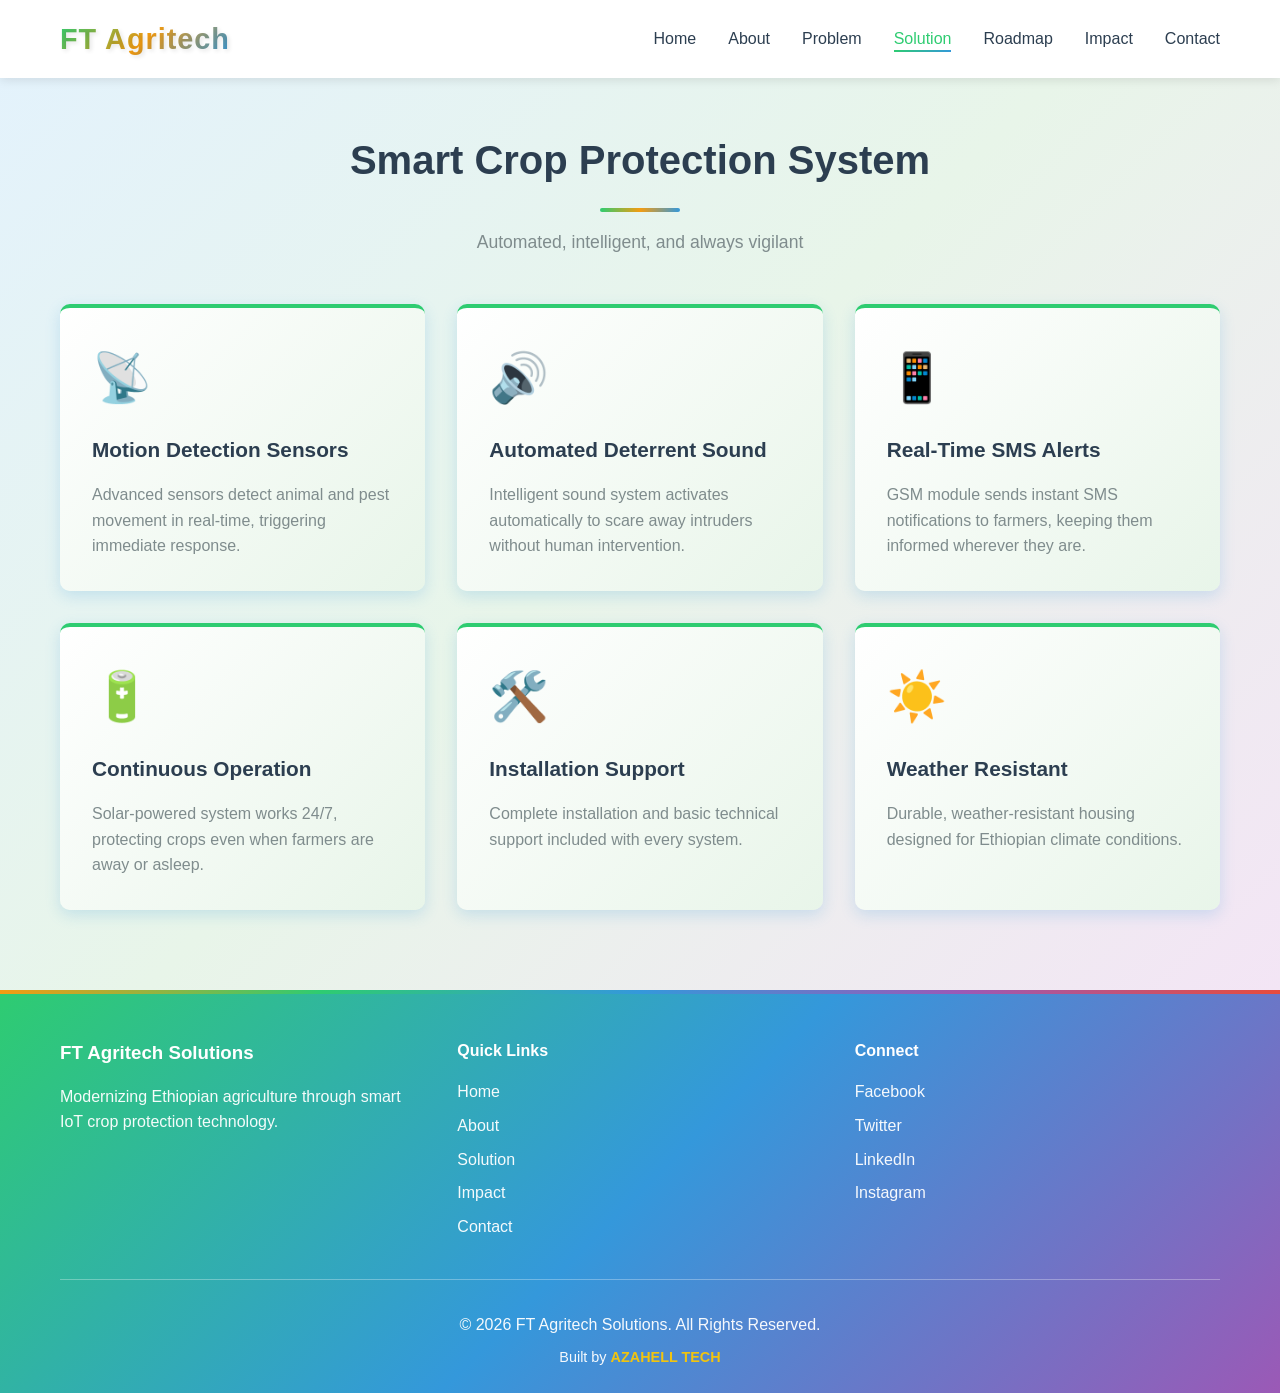
<file: solution.html>
<!DOCTYPE html>
<html lang="en">
<head>
    <meta charset="UTF-8">
    <meta name="viewport" content="width=device-width, initial-scale=1.0">
    <meta name="description" content="Smart Crop Protection System - FT Agritech Solutions">
    <title>Our Solution | FT Agritech Solutions</title>
    <link rel="stylesheet" href="style.css">
</head>
<body>
    <!-- Navigation -->
    <nav class="navbar" id="navbar">
        <div class="container">
            <div class="nav-wrapper">
                <div class="logo">
                    <a href="index.html" style="text-decoration: none;">
                        <span class="logo-text">FT Agritech</span>
                    </a>
                </div>
                <ul class="nav-menu" id="navMenu">
                    <li><a href="index.html" class="nav-link">Home</a></li>
                    <li><a href="about.html" class="nav-link">About</a></li>
                    <li><a href="problem.html" class="nav-link">Problem</a></li>
                    <li><a href="solution.html" class="nav-link active">Solution</a></li>
                    <li><a href="roadmap.html" class="nav-link">Roadmap</a></li>
                    <li><a href="impact.html" class="nav-link">Impact</a></li>
                    <li><a href="contact.html" class="nav-link">Contact</a></li>
                </ul>
                <div class="hamburger" id="hamburger">
                    <span></span>
                    <span></span>
                    <span></span>
                </div>
            </div>
        </div>
    </nav>

    <!-- Solution Section -->
    <section class="solution page-section" id="solution">
        <div class="container">
            <div class="section-header">
                <h2 class="section-title">Smart Crop Protection System</h2>
                <div class="title-underline"></div>
                <p class="section-subtitle">Automated, intelligent, and always vigilant</p>
            </div>
            <div class="solution-grid">
                <div class="feature-card">
                    <div class="feature-icon">📡</div>
                    <h3>Motion Detection Sensors</h3>
                    <p>Advanced sensors detect animal and pest movement in real-time, triggering immediate response.</p>
                </div>
                <div class="feature-card">
                    <div class="feature-icon">🔊</div>
                    <h3>Automated Deterrent Sound</h3>
                    <p>Intelligent sound system activates automatically to scare away intruders without human intervention.</p>
                </div>
                <div class="feature-card">
                    <div class="feature-icon">📱</div>
                    <h3>Real-Time SMS Alerts</h3>
                    <p>GSM module sends instant SMS notifications to farmers, keeping them informed wherever they are.</p>
                </div>
                <div class="feature-card">
                    <div class="feature-icon">🔋</div>
                    <h3>Continuous Operation</h3>
                    <p>Solar-powered system works 24/7, protecting crops even when farmers are away or asleep.</p>
                </div>
                <div class="feature-card">
                    <div class="feature-icon">🛠️</div>
                    <h3>Installation Support</h3>
                    <p>Complete installation and basic technical support included with every system.</p>
                </div>
                <div class="feature-card">
                    <div class="feature-icon">☀️</div>
                    <h3>Weather Resistant</h3>
                    <p>Durable, weather-resistant housing designed for Ethiopian climate conditions.</p>
                </div>
            </div>
        </div>
    </section>

    <!-- Footer -->
    <footer class="footer">
        <div class="container">
            <div class="footer-content">
                <div class="footer-column">
                    <h3>FT Agritech Solutions</h3>
                    <p>Modernizing Ethiopian agriculture through smart IoT crop protection technology.</p>
                </div>
                <div class="footer-column">
                    <h4>Quick Links</h4>
                    <ul>
                        <li><a href="index.html">Home</a></li>
                        <li><a href="about.html">About</a></li>
                        <li><a href="solution.html">Solution</a></li>
                        <li><a href="impact.html">Impact</a></li>
                        <li><a href="contact.html">Contact</a></li>
                    </ul>
                </div>
                <div class="footer-column">
                    <h4>Connect</h4>
                    <div class="footer-social">
                        <a href="#">Facebook</a>
                        <a href="#">Twitter</a>
                        <a href="#">LinkedIn</a>
                        <a href="#">Instagram</a>
                    </div>
                </div>
            </div>
            <div class="footer-bottom">
                <p>&copy; 2026 FT Agritech Solutions. All Rights Reserved.</p>
                <p class="built-by">Built by <strong>AZAHELL TECH</strong></p>
            </div>
        </div>
    </footer>

    <script src="script.js"></script>
</body>
</html>
</file>
<file: style.css>
/* Reset & Base Styles */
* {
    margin: 0;
    padding: 0;
    box-sizing: border-box;
}

:root {
    --primary-green: #2ecc71;
    --dark-green: #27ae60;
    --light-green: #58d68d;
    --tech-blue: #3498db;
    --dark-blue: #2980b9;
    --light-blue: #5dade2;
    --orange: #f39c12;
    --yellow: #f1c40f;
    --purple: #9b59b6;
    --red: #e74c3c;
    --dark-bg: #1a1a1a;
    --light-bg: #f8f9fa;
    --text-dark: #2c3e50;
    --text-light: #7f8c8d;
    --white: #ffffff;
    --gradient: linear-gradient(135deg, var(--primary-green), var(--tech-blue));
    --gradient-agri: linear-gradient(135deg, #2ecc71, #f39c12, #3498db);
    --gradient-footer: linear-gradient(135deg, #2ecc71, #3498db, #9b59b6);
}

html {
    scroll-behavior: smooth;
}

body {
    font-family: 'Segoe UI', Tahoma, Geneva, Verdana, sans-serif;
    line-height: 1.6;
    color: var(--text-dark);
    overflow-x: hidden;
}

.container {
    max-width: 1200px;
    margin: 0 auto;
    padding: 0 20px;
}

/* Navigation */
.navbar {
    position: fixed;
    top: 0;
    width: 100%;
    background: var(--white);
    box-shadow: 0 2px 10px rgba(0,0,0,0.1);
    z-index: 1000;
    transition: all 0.3s ease;
}

.navbar.scrolled {
    background: rgba(255,255,255,0.95);
    backdrop-filter: blur(10px);
}

.nav-wrapper {
    display: flex;
    justify-content: space-between;
    align-items: center;
    padding: 1rem 0;
}

.logo-text {
    font-size: 1.8rem;
    font-weight: 900;
    background: var(--gradient-agri);
    -webkit-background-clip: text;
    -webkit-text-fill-color: transparent;
    background-clip: text;
    letter-spacing: 1px;
    text-shadow: 2px 2px 4px rgba(0,0,0,0.1);
}

.nav-menu {
    display: flex;
    list-style: none;
    gap: 2rem;
}

.nav-link {
    text-decoration: none;
    color: var(--text-dark);
    font-weight: 500;
    transition: color 0.3s ease;
    position: relative;
}

.nav-link::after {
    content: '';
    position: absolute;
    bottom: -5px;
    left: 0;
    width: 0;
    height: 2px;
    background: var(--gradient);
    transition: width 0.3s ease;
}

.nav-link:hover::after,
.nav-link.active::after {
    width: 100%;
}

.nav-link:hover,
.nav-link.active {
    color: var(--primary-green);
}

.hamburger {
    display: none;
    flex-direction: column;
    cursor: pointer;
    gap: 5px;
}

.hamburger span {
    width: 25px;
    height: 3px;
    background: var(--text-dark);
    transition: all 0.3s ease;
}

.hamburger.active span:nth-child(1) {
    transform: rotate(45deg) translate(8px, 8px);
}

.hamburger.active span:nth-child(2) {
    opacity: 0;
}

.hamburger.active span:nth-child(3) {
    transform: rotate(-45deg) translate(7px, -7px);
}

/* Hero Section */
.hero {
    position: relative;
    min-height: 100vh;
    display: flex;
    align-items: center;
    background: url('./PixVerse_Image_Effect_prompt_ well make the AG.jpg') no-repeat center center;
    background-size: cover;
    background-position: center;
    background-attachment: fixed;
    color: var(--white);
    padding-top: 80px;
}

.hero-overlay {
    position: absolute;
    top: 0;
    left: 0;
    width: 100%;
    height: 100%;
    background: rgba(0,0,0,0.4);
}

.hero-content {
    position: relative;
    z-index: 1;
    text-align: center;
    max-width: 900px;
    margin: 0 auto;
}

.hero-title {
    font-size: 3.5rem;
    font-weight: 700;
    margin-bottom: 1.5rem;
    line-height: 1.2;
}

.hero-subtitle {
    font-size: 1.3rem;
    margin-bottom: 2.5rem;
    opacity: 0.95;
}

.hero-buttons {
    display: flex;
    gap: 1.5rem;
    justify-content: center;
    flex-wrap: wrap;
}

.btn {
    padding: 1rem 2.5rem;
    border: none;
    border-radius: 50px;
    font-size: 1rem;
    font-weight: 600;
    cursor: pointer;
    transition: all 0.3s ease;
    text-decoration: none;
    display: inline-block;
}

.btn-primary {
    background: var(--gradient-agri);
    color: var(--white);
    box-shadow: 0 4px 15px rgba(46, 204, 113, 0.3);
}

.btn-primary:hover {
    transform: translateY(-3px);
    box-shadow: 0 10px 25px rgba(46, 204, 113, 0.4);
}

.btn-secondary {
    background: transparent;
    color: var(--white);
    border: 2px solid var(--white);
}

.btn-secondary:hover {
    background: var(--white);
    color: var(--primary-green);
}

/* Animations */
@keyframes fadeInUp {
    from {
        opacity: 0;
        transform: translateY(30px);
    }
    to {
        opacity: 1;
        transform: translateY(0);
    }
}

.animate-fade-in {
    animation: fadeInUp 1s ease;
}

.animate-fade-in-delay {
    animation: fadeInUp 1s ease 0.3s both;
}

.animate-fade-in-delay-2 {
    animation: fadeInUp 1s ease 0.6s both;
}

/* Section Styles */
section {
    padding: 5rem 0;
}

.page-section {
    padding-top: 8rem;
    min-height: 100vh;
}

.section-header {
    text-align: center;
    margin-bottom: 3rem;
}

.section-title {
    font-size: 2.5rem;
    font-weight: 700;
    margin-bottom: 1rem;
    color: var(--text-dark);
}

.title-underline {
    width: 80px;
    height: 4px;
    background: linear-gradient(90deg, #2ecc71, #f39c12, #3498db);
    margin: 0 auto 1rem;
    border-radius: 2px;
}

.section-subtitle {
    font-size: 1.1rem;
    color: var(--text-light);
    max-width: 700px;
    margin: 0 auto;
}

/* About Section */
.about {
    background: linear-gradient(135deg, #e8f8f5 0%, #d5f4e6 50%, #e3f2fd 100%);
}

.about-content {
    display: grid;
    grid-template-columns: 1fr 1fr;
    gap: 3rem;
    align-items: start;
}

.about-text h3 {
    font-size: 1.8rem;
    margin-bottom: 1rem;
    color: var(--primary-green);
}

.about-text p {
    margin-bottom: 1.5rem;
    font-size: 1.1rem;
    line-height: 1.8;
}

.mission-box {
    background: var(--white);
    padding: 2rem;
    border-radius: 10px;
    border-left: 4px solid var(--primary-green);
    margin-top: 2rem;
}

.mission-box h4 {
    font-size: 1.3rem;
    margin-bottom: 1rem;
    color: var(--tech-blue);
}

.about-stats {
    display: grid;
    gap: 1.5rem;
}

.stat-card {
    background: linear-gradient(135deg, #ffffff 0%, #e8f8f5 100%);
    padding: 2rem;
    border-radius: 10px;
    text-align: center;
    box-shadow: 0 5px 15px rgba(46, 204, 113, 0.2);
    transition: transform 0.3s ease;
    border: 2px solid transparent;
    background-clip: padding-box;
}

.stat-card:hover {
    transform: translateY(-5px);
    border-color: var(--primary-green);
    box-shadow: 0 8px 25px rgba(46, 204, 113, 0.3);
}

.stat-number {
    font-size: 3rem;
    font-weight: 700;
    color: var(--primary-green);
    margin-bottom: 0.5rem;
}

.stat-label {
    font-size: 1rem;
    color: var(--text-light);
}

/* Problem Section */
.problem {
    background: linear-gradient(135deg, #fff5e6 0%, #ffe6e6 50%, #f0f0f0 100%);
}

.problem-grid {
    display: grid;
    grid-template-columns: repeat(auto-fit, minmax(250px, 1fr));
    gap: 2rem;
    margin-bottom: 3rem;
}

.problem-card {
    background: linear-gradient(135deg, #ffffff 0%, #fff9e6 100%);
    padding: 2rem;
    border-radius: 10px;
    text-align: center;
    transition: all 0.3s ease;
    border: 2px solid transparent;
}

.problem-card:hover {
    transform: translateY(-10px);
    box-shadow: 0 10px 30px rgba(243, 156, 18, 0.3);
    border-color: var(--orange);
}

.problem-icon {
    font-size: 3rem;
    margin-bottom: 1rem;
}

.problem-card h3 {
    font-size: 1.3rem;
    margin-bottom: 1rem;
    color: var(--text-dark);
}

.problem-impact {
    background: linear-gradient(135deg, rgba(231, 76, 60, 0.1), rgba(192, 57, 43, 0.1));
    padding: 2rem;
    border-radius: 10px;
    border-left: 4px solid #e74c3c;
}

.problem-impact h3 {
    font-size: 1.5rem;
    margin-bottom: 1rem;
    color: #e74c3c;
}

.problem-impact ul {
    list-style: none;
    padding-left: 0;
}

.problem-impact li {
    padding: 0.5rem 0;
    padding-left: 1.5rem;
    position: relative;
    font-size: 1.1rem;
}

.problem-impact li::before {
    content: '⚠️';
    position: absolute;
    left: 0;
}

/* Solution Section */
.solution {
    background: linear-gradient(135deg, #e3f2fd 0%, #e8f5e9 50%, #f3e5f5 100%);
}

.solution-grid {
    display: grid;
    grid-template-columns: repeat(auto-fit, minmax(300px, 1fr));
    gap: 2rem;
}

.feature-card {
    background: linear-gradient(135deg, #ffffff 0%, #e8f5e9 100%);
    padding: 2rem;
    border-radius: 10px;
    box-shadow: 0 5px 15px rgba(52, 152, 219, 0.2);
    transition: all 0.3s ease;
    border-top: 4px solid var(--primary-green);
}

.feature-card:hover {
    transform: translateY(-10px);
    box-shadow: 0 15px 35px rgba(52, 152, 219, 0.3);
    border-top-color: var(--tech-blue);
    background: linear-gradient(135deg, #ffffff 0%, #e3f2fd 100%);
}

.feature-icon {
    font-size: 3rem;
    margin-bottom: 1rem;
}

.feature-card h3 {
    font-size: 1.3rem;
    margin-bottom: 1rem;
    color: var(--text-dark);
}

.feature-card p {
    color: var(--text-light);
    line-height: 1.6;
}

/* Stage Section */
.stage {
    background: linear-gradient(135deg, #fff9e6 0%, #e8f8f5 100%);
}

.stage-content {
    max-width: 900px;
    margin: 0 auto;
}

.progress-timeline {
    margin-bottom: 3rem;
}

.timeline-item {
    display: flex;
    gap: 1.5rem;
    margin-bottom: 2rem;
    position: relative;
}

.timeline-item::before {
    content: '';
    position: absolute;
    left: 15px;
    top: 40px;
    width: 2px;
    height: calc(100% + 2rem);
    background: #e0e0e0;
}

.timeline-item:last-child::before {
    display: none;
}

.timeline-marker {
    width: 30px;
    height: 30px;
    border-radius: 50%;
    background: #e0e0e0;
    border: 4px solid var(--white);
    flex-shrink: 0;
    position: relative;
    z-index: 1;
}

.timeline-item.completed .timeline-marker {
    background: var(--primary-green);
}

.timeline-item.active .timeline-marker {
    background: var(--tech-blue);
    animation: pulse 2s infinite;
}

@keyframes pulse {
    0%, 100% {
        box-shadow: 0 0 0 0 rgba(52, 152, 219, 0.7);
    }
    50% {
        box-shadow: 0 0 0 10px rgba(52, 152, 219, 0);
    }
}

.timeline-content {
    flex: 1;
    background: var(--light-bg);
    padding: 1.5rem;
    border-radius: 10px;
}

.timeline-content h3 {
    font-size: 1.2rem;
    margin-bottom: 0.5rem;
    color: var(--text-dark);
}

.timeline-content p {
    color: var(--text-light);
}

.progress-bar-container {
    background: var(--light-bg);
    padding: 2rem;
    border-radius: 10px;
}

.progress-label {
    font-size: 1.2rem;
    font-weight: 600;
    margin-bottom: 1rem;
    color: var(--text-dark);
}

.progress-bar {
    width: 100%;
    height: 30px;
    background: #e0e0e0;
    border-radius: 15px;
    overflow: hidden;
    margin-bottom: 0.5rem;
}

.progress-fill {
    height: 100%;
    background: var(--gradient-agri);
    border-radius: 15px;
    transition: width 2s ease;
    width: 0;
}

.progress-percentage {
    text-align: right;
    font-size: 1.5rem;
    font-weight: 700;
    color: var(--primary-green);
}

/* Roadmap Section */
.roadmap {
    background: linear-gradient(135deg, #f3e5f5 0%, #e8f5e9 50%, #fff9e6 100%);
}

.roadmap-timeline {
    display: grid;
    grid-template-columns: repeat(auto-fit, minmax(250px, 1fr));
    gap: 2rem;
}

.roadmap-item {
    position: relative;
}

.roadmap-month {
    background: var(--gradient-agri);
    color: var(--white);
    padding: 0.5rem 1rem;
    border-radius: 20px;
    display: inline-block;
    font-weight: 600;
    margin-bottom: 1rem;
    box-shadow: 0 4px 10px rgba(46, 204, 113, 0.3);
}

.roadmap-card {
    background: var(--white);
    padding: 2rem;
    border-radius: 10px;
    box-shadow: 0 5px 15px rgba(0,0,0,0.1);
    transition: all 0.3s ease;
    height: 100%;
}

.roadmap-card:hover {
    transform: translateY(-5px);
    box-shadow: 0 10px 25px rgba(0,0,0,0.15);
}

.roadmap-card h3 {
    font-size: 1.2rem;
    margin-bottom: 1rem;
    color: var(--text-dark);
}

.roadmap-card p {
    color: var(--text-light);
    line-height: 1.6;
}

/* Activity Plan Section */
.activity-plan {
    background: linear-gradient(135deg, #e8f5e9 0%, #e3f2fd 100%);
}

.table-responsive {
    overflow-x: auto;
}

.activity-table {
    width: 100%;
    border-collapse: collapse;
    background: var(--white);
    box-shadow: 0 5px 15px rgba(0,0,0,0.1);
    border-radius: 10px;
    overflow: hidden;
}

.activity-table thead {
    background: var(--gradient-agri);
    color: var(--white);
}

.activity-table th,
.activity-table td {
    padding: 1.2rem;
    text-align: left;
}

.activity-table th {
    font-weight: 600;
    font-size: 1.1rem;
}

.activity-table tbody tr {
    border-bottom: 1px solid #e0e0e0;
    transition: background 0.3s ease;
}

.activity-table tbody tr:hover {
    background: var(--light-bg);
}

.activity-table tbody tr:last-child {
    border-bottom: none;
}

/* Budget Section */
.budget {
    background: linear-gradient(135deg, #fff9e6 0%, #f3e5f5 50%, #e8f5e9 100%);
}

.budget-grid {
    display: grid;
    grid-template-columns: repeat(auto-fit, minmax(280px, 1fr));
    gap: 2rem;
}

.budget-card {
    background: linear-gradient(135deg, #ffffff 0%, #f0f8ff 100%);
    padding: 2rem;
    border-radius: 10px;
    box-shadow: 0 5px 15px rgba(52, 152, 219, 0.2);
    text-align: center;
    transition: all 0.3s ease;
    border: 2px solid transparent;
}

.budget-card:hover {
    transform: translateY(-5px);
    border-color: var(--tech-blue);
    box-shadow: 0 10px 25px rgba(52, 152, 219, 0.3);
}

.budget-icon {
    font-size: 3rem;
    margin-bottom: 1rem;
}

.budget-card h3 {
    font-size: 1.2rem;
    margin-bottom: 1rem;
    color: var(--text-dark);
}

.budget-amount {
    font-size: 1.8rem;
    font-weight: 700;
    color: var(--primary-green);
    margin-bottom: 1rem;
}

.budget-card p {
    color: var(--text-light);
}

/* Impact Section */
.impact {
    background: linear-gradient(135deg, #e8f5e9 0%, #fff9e6 50%, #e3f2fd 100%);
}

.impact-metrics {
    display: grid;
    grid-template-columns: repeat(auto-fit, minmax(200px, 1fr));
    gap: 2rem;
    margin-bottom: 3rem;
}

.metric-card {
    background: linear-gradient(135deg, #ffffff 0%, #e8f8f5 100%);
    padding: 2rem;
    border-radius: 10px;
    text-align: center;
    box-shadow: 0 5px 15px rgba(46, 204, 113, 0.2);
    border: 2px solid transparent;
    transition: all 0.3s ease;
}

.metric-card:hover {
    border-color: var(--primary-green);
    box-shadow: 0 8px 20px rgba(46, 204, 113, 0.3);
    transform: scale(1.05);
}

.metric-number {
    font-size: 3rem;
    font-weight: 700;
    color: var(--primary-green);
    display: inline-block;
}

.metric-suffix {
    font-size: 2rem;
    font-weight: 700;
    color: var(--tech-blue);
    display: inline-block;
}

.metric-label {
    font-size: 1rem;
    color: var(--text-light);
    margin-top: 0.5rem;
}

.impact-details {
    display: grid;
    grid-template-columns: repeat(auto-fit, minmax(300px, 1fr));
    gap: 2rem;
}

.impact-column {
    background: var(--light-bg);
    padding: 2rem;
    border-radius: 10px;
}

.impact-column h3 {
    font-size: 1.5rem;
    margin-bottom: 1.5rem;
    color: var(--primary-green);
}

.impact-column ul {
    list-style: none;
    padding-left: 0;
}

.impact-column li {
    padding: 0.7rem 0;
    padding-left: 1.8rem;
    position: relative;
    line-height: 1.6;
}

.impact-column li::before {
    content: '✓';
    position: absolute;
    left: 0;
    color: var(--primary-green);
    font-weight: 700;
    font-size: 1.2rem;
}

/* Partnerships Section */
.partnerships {
    background: linear-gradient(135deg, #f3e5f5 0%, #e8f5e9 100%);
}

.partnerships-content {
    display: grid;
    gap: 3rem;
}

.support-needed h3 {
    font-size: 2rem;
    margin-bottom: 2rem;
    color: var(--text-dark);
    text-align: center;
}

.support-grid {
    display: grid;
    grid-template-columns: repeat(auto-fit, minmax(250px, 1fr));
    gap: 2rem;
}

.support-card {
    background: var(--white);
    padding: 2rem;
    border-radius: 10px;
    box-shadow: 0 5px 15px rgba(0,0,0,0.1);
    text-align: center;
    transition: all 0.3s ease;
}

.support-card:hover {
    transform: translateY(-5px);
    box-shadow: 0 10px 25px rgba(0,0,0,0.15);
}

.support-icon {
    font-size: 3rem;
    margin-bottom: 1rem;
}

.support-card h4 {
    font-size: 1.2rem;
    margin-bottom: 1rem;
    color: var(--primary-green);
}

.support-card p {
    color: var(--text-light);
    line-height: 1.6;
}

.partner-logos {
    text-align: center;
}

.partner-logos h3 {
    font-size: 2rem;
    margin-bottom: 2rem;
    color: var(--text-dark);
}

.logo-grid {
    display: grid;
    grid-template-columns: repeat(auto-fit, minmax(200px, 1fr));
    gap: 2rem;
}

.partner-logo {
    background: var(--white);
    padding: 2rem;
    border-radius: 10px;
    box-shadow: 0 5px 15px rgba(0,0,0,0.1);
    display: flex;
    align-items: center;
    justify-content: center;
    font-weight: 600;
    color: var(--text-light);
    min-height: 100px;
}

/* Contact Section */
.contact {
    background: linear-gradient(135deg, #e3f2fd 0%, #e8f5e9 50%, #fff9e6 100%);
}

.contact-content {
    display: grid;
    grid-template-columns: 1fr 1.5fr;
    gap: 3rem;
}

.contact-info h3 {
    font-size: 1.8rem;
    margin-bottom: 2rem;
    color: var(--text-dark);
}

.info-item {
    display: flex;
    gap: 1rem;
    margin-bottom: 2rem;
    align-items: start;
}

.info-icon {
    font-size: 2rem;
}

.info-item h4 {
    font-size: 1.1rem;
    margin-bottom: 0.3rem;
    color: var(--text-dark);
}

.info-item p {
    color: var(--text-light);
}

.social-links {
    display: flex;
    gap: 1rem;
    margin-top: 2rem;
}

.social-icon {
    width: 50px;
    height: 50px;
    display: flex;
    align-items: center;
    justify-content: center;
    background: var(--light-bg);
    border-radius: 50%;
    font-size: 1.5rem;
    text-decoration: none;
    transition: all 0.3s ease;
}

.social-icon:hover {
    background: var(--gradient);
    transform: translateY(-3px);
}

.contact-form-wrapper {
    background: linear-gradient(135deg, #ffffff 0%, #e8f5e9 100%);
    padding: 2rem;
    border-radius: 10px;
    box-shadow: 0 5px 20px rgba(46, 204, 113, 0.2);
}

.form-group {
    margin-bottom: 1.5rem;
}

.form-group label {
    display: block;
    margin-bottom: 0.5rem;
    font-weight: 600;
    color: var(--text-dark);
}

.form-group input,
.form-group select,
.form-group textarea {
    width: 100%;
    padding: 0.8rem;
    border: 2px solid #e0e0e0;
    border-radius: 5px;
    font-size: 1rem;
    font-family: inherit;
    transition: border-color 0.3s ease;
}

.form-group input:focus,
.form-group select:focus,
.form-group textarea:focus {
    outline: none;
    border-color: var(--primary-green);
}

.form-group textarea {
    resize: vertical;
}

.contact-form button {
    width: 100%;
}

/* Footer */
.footer {
    background: var(--gradient-footer);
    color: var(--white);
    padding: 3rem 0 1rem;
    position: relative;
    overflow: hidden;
}

.footer::before {
    content: '';
    position: absolute;
    top: 0;
    left: 0;
    right: 0;
    height: 4px;
    background: linear-gradient(90deg, #f39c12, #2ecc71, #3498db, #9b59b6, #e74c3c);
}

.footer-content {
    display: grid;
    grid-template-columns: repeat(auto-fit, minmax(250px, 1fr));
    gap: 2rem;
    margin-bottom: 2rem;
}

.footer-column h3,
.footer-column h4 {
    margin-bottom: 1rem;
}

.footer-column p {
    color: rgba(255,255,255,0.95);
    line-height: 1.6;
}

.footer-column ul {
    list-style: none;
}

.footer-column ul li {
    margin-bottom: 0.5rem;
}

.footer-column ul li a {
    color: rgba(255,255,255,0.95);
    text-decoration: none;
    transition: color 0.3s ease;
}

.footer-column ul li a:hover {
    color: var(--yellow);
}

.footer-social {
    display: flex;
    flex-direction: column;
    gap: 0.5rem;
}

.footer-social a {
    color: rgba(255,255,255,0.95);
    text-decoration: none;
    transition: color 0.3s ease;
}

.footer-social a:hover {
    color: var(--yellow);
}

.footer-bottom {
    border-top: 1px solid rgba(255,255,255,0.3);
    padding-top: 2rem;
    text-align: center;
}

.footer-bottom p {
    color: rgba(255,255,255,0.95);
    margin-bottom: 0.5rem;
}

.built-by {
    font-size: 0.9rem;
}

.built-by strong {
    color: var(--yellow);
    font-weight: 900;
}

/* Modal */
.modal {
    display: none;
    position: fixed;
    top: 0;
    left: 0;
    width: 100%;
    height: 100%;
    background: rgba(0,0,0,0.7);
    z-index: 2000;
    align-items: center;
    justify-content: center;
}

.modal.active {
    display: flex;
}

.modal-content {
    background: var(--white);
    padding: 3rem;
    border-radius: 10px;
    text-align: center;
    max-width: 500px;
    animation: fadeInUp 0.5s ease;
}

.modal-icon {
    width: 80px;
    height: 80px;
    background: var(--primary-green);
    color: var(--white);
    border-radius: 50%;
    display: flex;
    align-items: center;
    justify-content: center;
    font-size: 3rem;
    margin: 0 auto 1.5rem;
}

.modal-content h3 {
    font-size: 1.8rem;
    margin-bottom: 1rem;
    color: var(--text-dark);
}

.modal-content p {
    color: var(--text-light);
    margin-bottom: 2rem;
}

/* Responsive Design */
@media (max-width: 768px) {
    .hamburger {
        display: flex;
    }

    .nav-menu {
        position: fixed;
        left: -100%;
        top: 70px;
        flex-direction: column;
        background: var(--white);
        width: 100%;
        text-align: center;
        transition: left 0.3s ease;
        box-shadow: 0 10px 27px rgba(0,0,0,0.1);
        padding: 2rem 0;
    }

    .nav-menu.active {
        left: 0;
    }

    .hero-title {
        font-size: 2.5rem;
    }

    .hero-subtitle {
        font-size: 1.1rem;
    }

    .hero-buttons {
        flex-direction: column;
    }

    .about-content {
        grid-template-columns: 1fr;
    }

    .contact-content {
        grid-template-columns: 1fr;
    }

    .section-title {
        font-size: 2rem;
    }

    .roadmap-timeline {
        grid-template-columns: 1fr;
    }

    .impact-details {
        grid-template-columns: 1fr;
    }

    .activity-table {
        font-size: 0.9rem;
    }

    .activity-table th,
    .activity-table td {
        padding: 0.8rem;
    }
}

@media (max-width: 480px) {
    .hero-title {
        font-size: 2rem;
    }

    .hero-subtitle {
        font-size: 1rem;
    }

    .btn {
        padding: 0.8rem 2rem;
        font-size: 0.9rem;
    }

    .section-title {
        font-size: 1.8rem;
    }

    .stat-number,
    .metric-number {
        font-size: 2.5rem;
    }

    .problem-grid,
    .solution-grid,
    .budget-grid,
    .support-grid {
        grid-template-columns: 1fr;
    }
}

/* Scroll Animations */
.scroll-animate {
    opacity: 0;
    transform: translateY(30px);
    transition: all 0.6s ease;
}

.scroll-animate.active {
    opacity: 1;
    transform: translateY(0);
}

/* Utility Classes */
.text-center {
    text-align: center;
}

.mt-1 { margin-top: 1rem; }
.mt-2 { margin-top: 2rem; }
.mt-3 { margin-top: 3rem; }

.mb-1 { margin-bottom: 1rem; }
.mb-2 { margin-bottom: 2rem; }
.mb-3 { margin-bottom: 3rem; }

.p-1 { padding: 1rem; }
.p-2 { padding: 2rem; }
.p-3 { padding: 3rem; }
</file>
